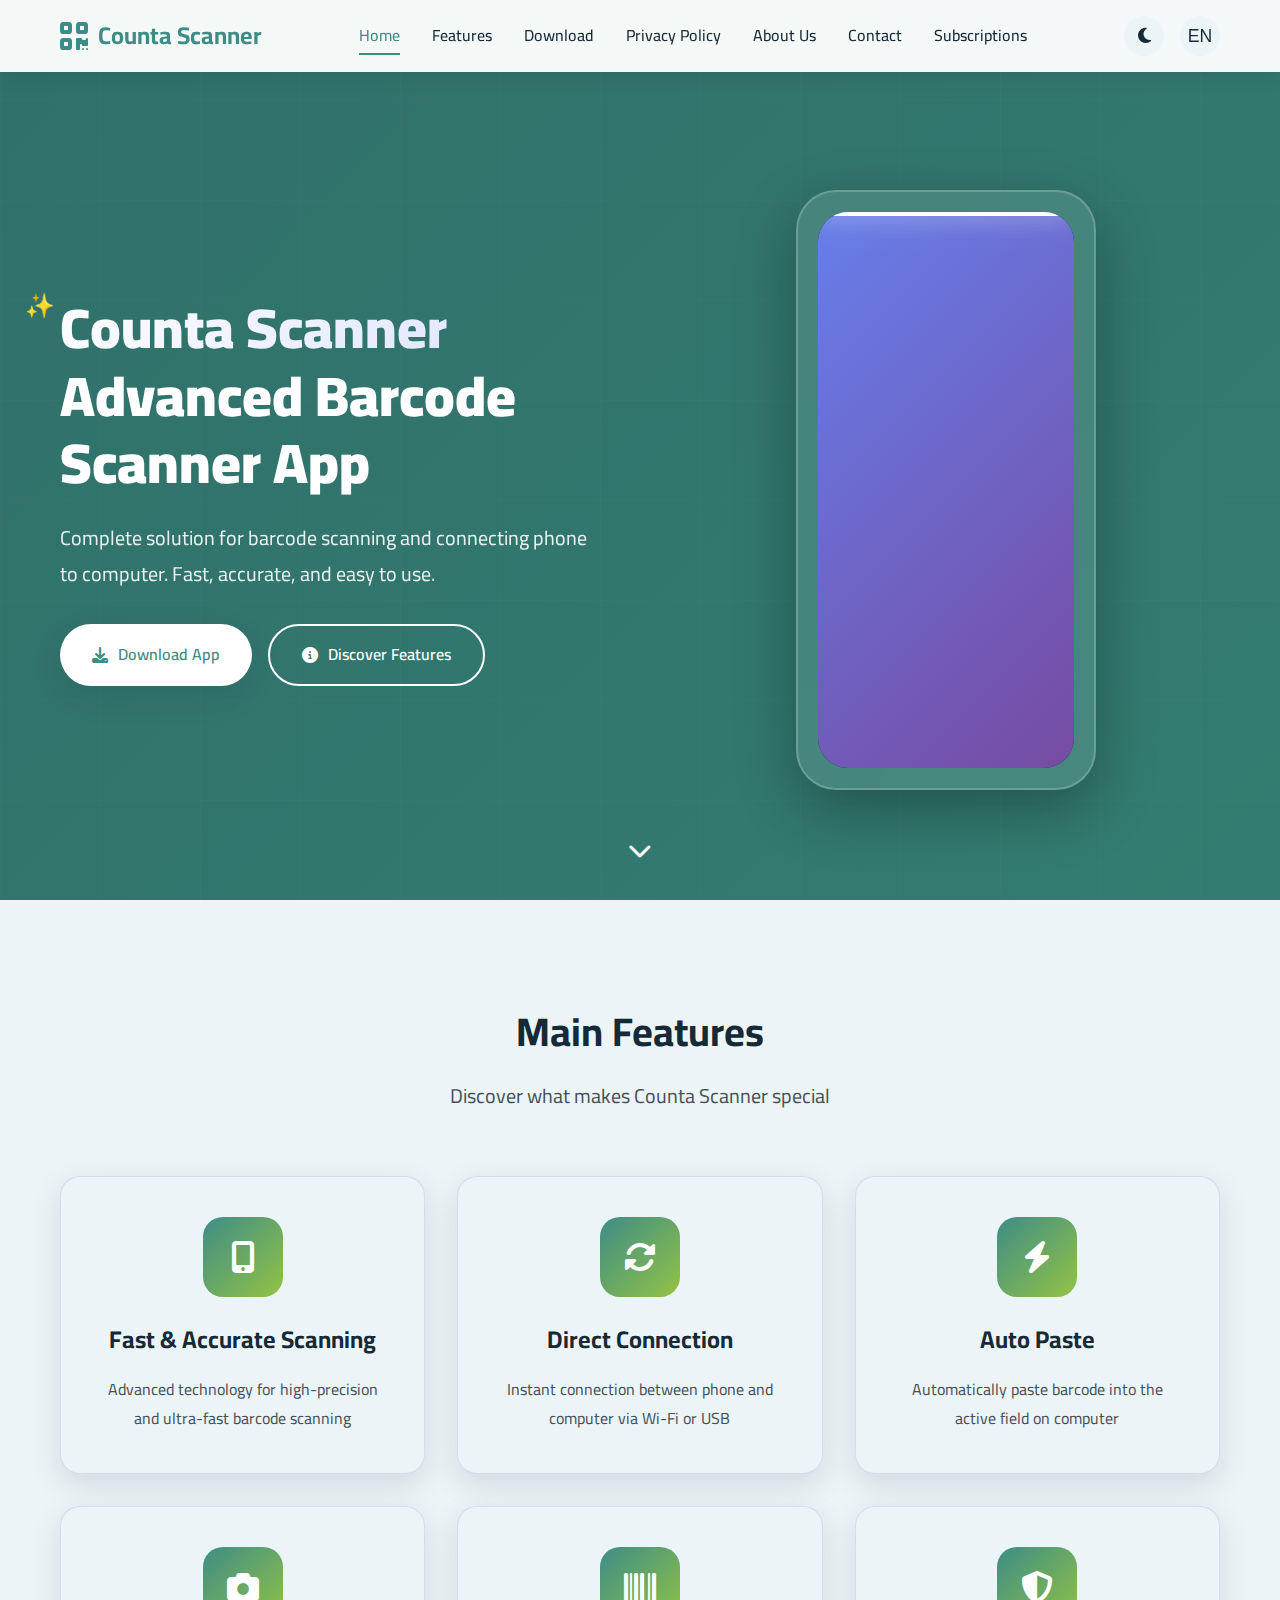
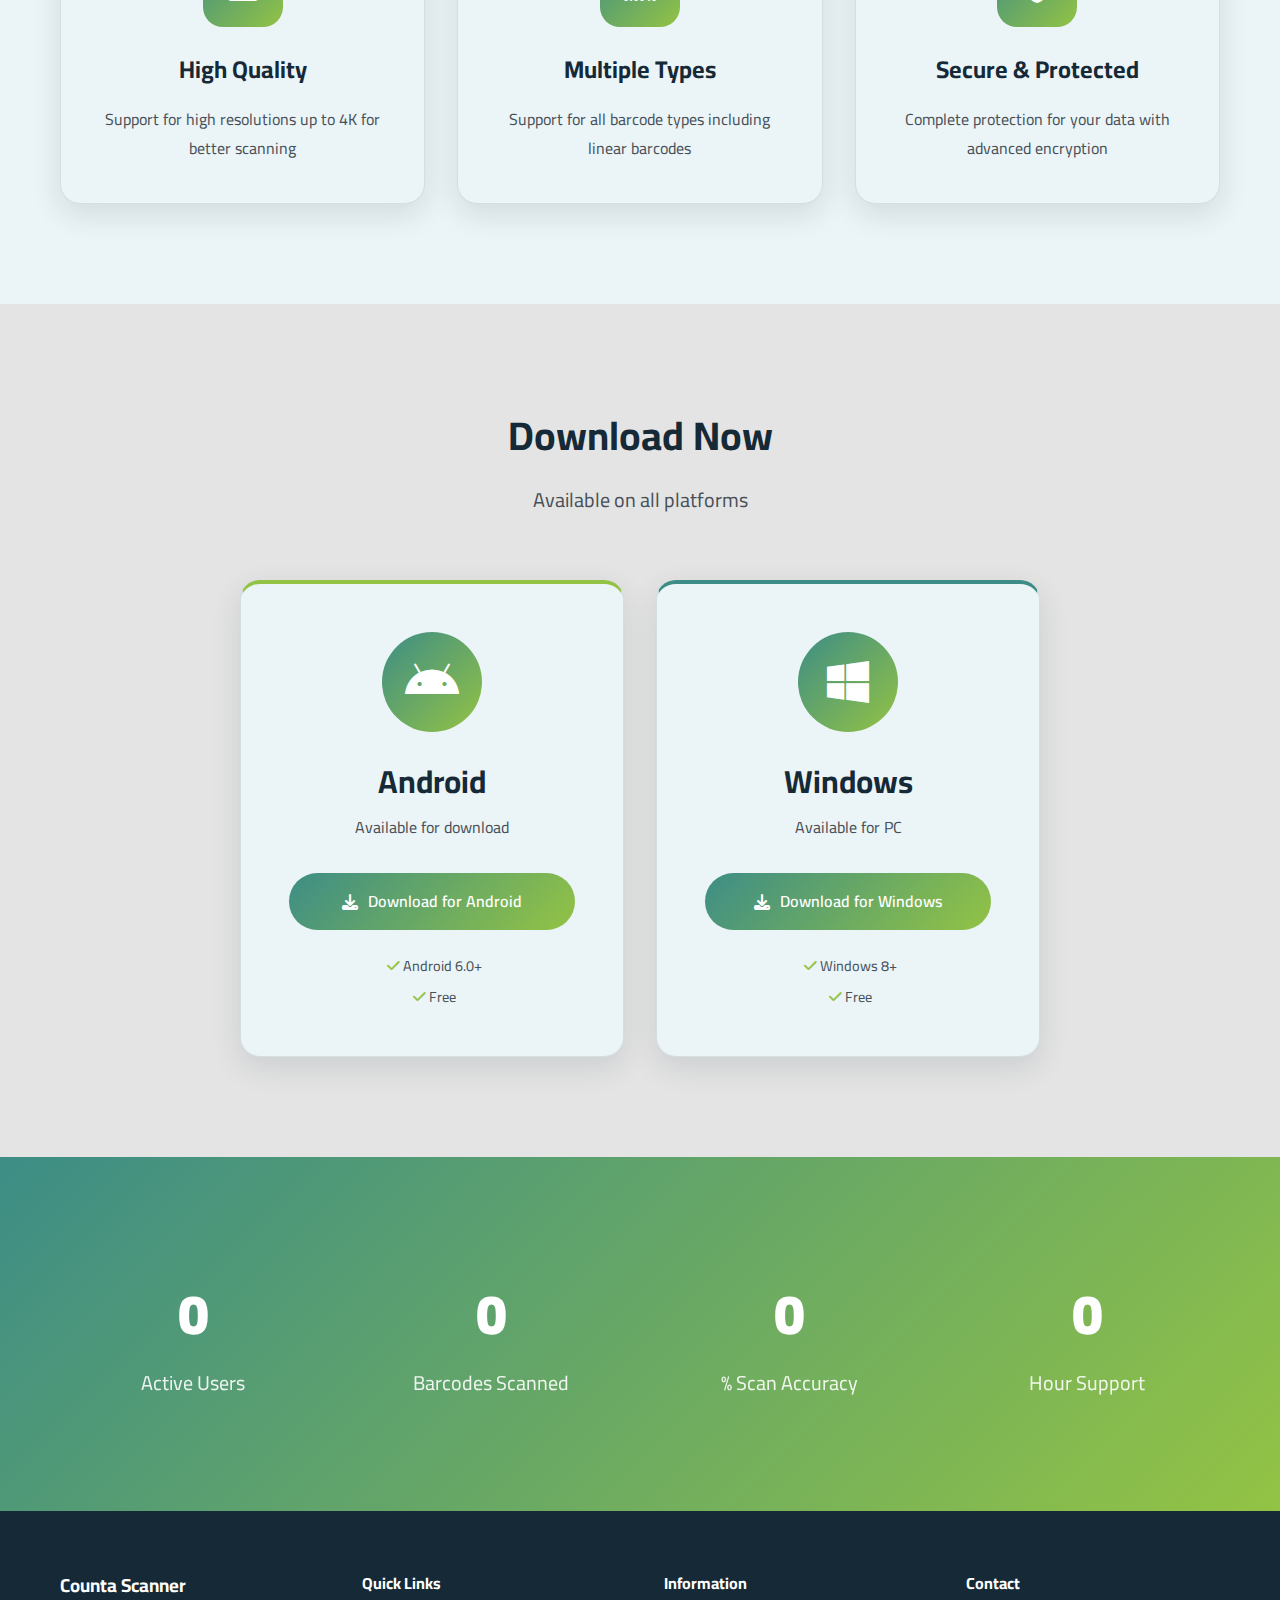
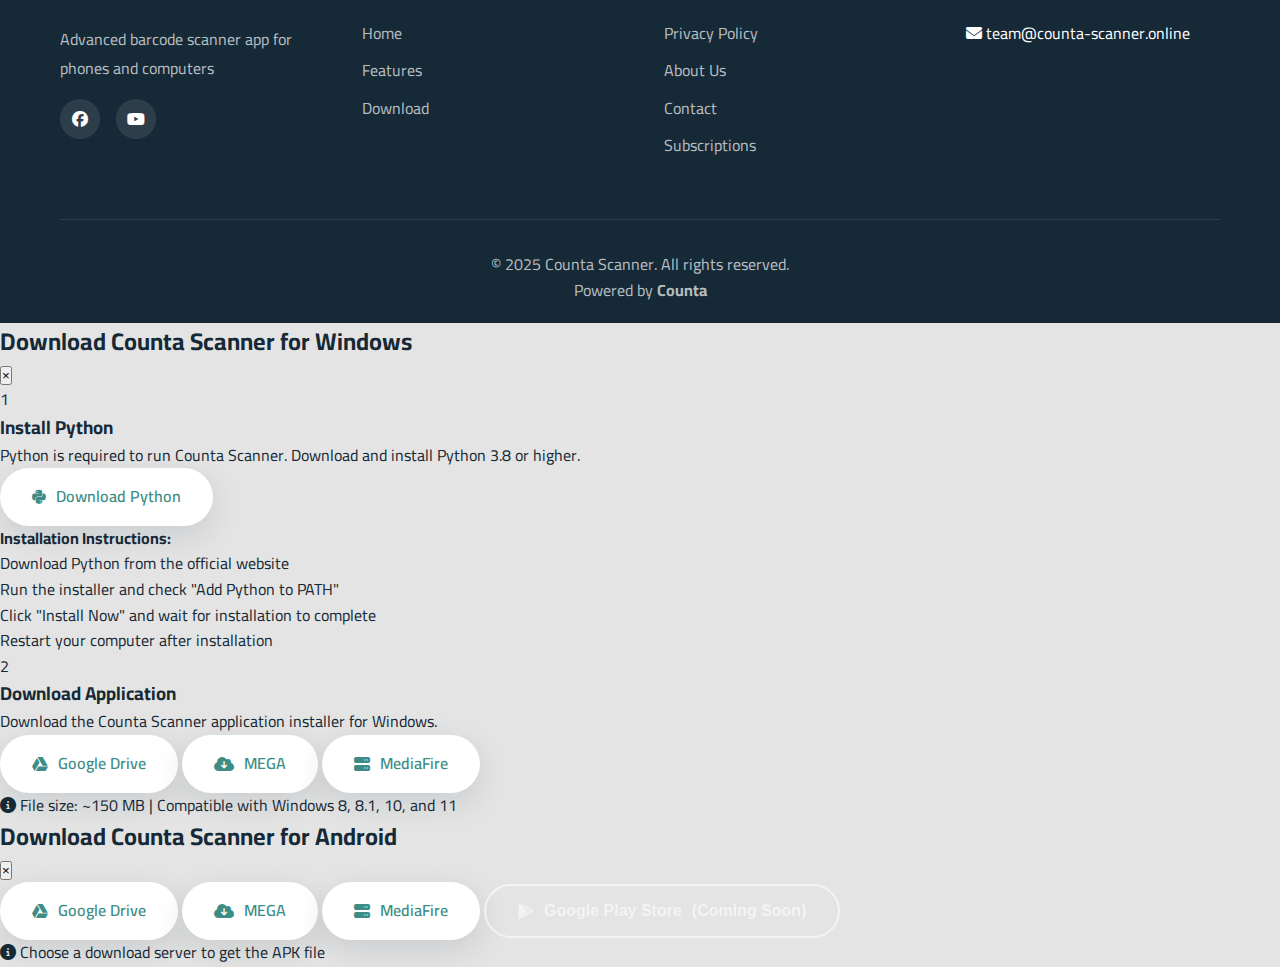
<file: index.html>
<!DOCTYPE html>
<html lang="en" dir="ltr">
<head>
    <meta charset="UTF-8">
    <meta name="viewport" content="width=device-width, initial-scale=1.0">
    <meta name="description" content="Counta Scanner - Advanced barcode scanner app for phones and computers. Fast, accurate barcode scanning with direct connection to PC. Free download for Android and Windows.">
    <meta name="keywords" content="barcode scanner, QR code scanner, barcode reader, QR code reader, mobile barcode scanner, PC barcode scanner, Android barcode app, Windows barcode app, barcode to PC, phone to computer scanner, wireless barcode scanner, USB barcode scanner, free barcode scanner, Counta Scanner, barcode scanning app, QR code app, barcode detection, ML Kit barcode, auto paste barcode, barcode sync">
    <meta name="author" content="Counta Scanner">
    <meta name="robots" content="index, follow">
    <meta name="language" content="English">
    <meta property="og:title" content="Counta Scanner - Advanced Barcode Scanner App">
    <meta property="og:description" content="Complete solution for barcode scanning and connecting phone to computer. Fast, accurate, and easy to use.">
    <meta property="og:type" content="website">
    <meta property="og:url" content="https://counta-scanner.online/">
    <meta property="og:image" content="https://counta-scanner.online/counta-scannerq.jpg">
    <meta property="og:image:width" content="1200">
    <meta property="og:image:height" content="630">
    <meta property="og:site_name" content="Counta Scanner">
    <meta name="twitter:card" content="summary_large_image">
    <meta name="twitter:title" content="Counta Scanner - Advanced Barcode Scanner App">
    <meta name="twitter:description" content="Complete solution for barcode scanning and connecting phone to computer. Fast, accurate, and easy to use.">
    <meta name="twitter:image" content="https://counta-scanner.online/counta-scannerq.jpg">
    <meta name="google-adsense-account" content="ca-pub-6416316182049090">
    <!-- Google Search Console Verification - Add your verification code here -->
    <!-- <meta name="google-site-verification" content="YOUR_VERIFICATION_CODE_HERE" /> -->
    <meta name="theme-color" content="#4A90E2">
    <meta name="msapplication-TileColor" content="#4A90E2">
    <link rel="canonical" href="https://counta-scanner.online/">
    <link rel="alternate" hreflang="en" href="https://counta-scanner.online/">
    <link rel="alternate" hreflang="ar" href="https://counta-scanner.online/?lang=ar">
    <link rel="alternate" hreflang="x-default" href="https://counta-scanner.online/">
    <link rel="icon" type="image/jpeg" href="/counta-scannerq.jpg">
    <link rel="apple-touch-icon" href="/counta-scannerq.jpg">
    <link rel="sitemap" type="application/xml" href="/sitemap.xml">
    <title>Counta Scanner - Advanced Barcode Scanner App</title>
    <script type="application/ld+json">
    [
      {
        "@context": "https://schema.org",
        "@type": "Organization",
        "name": "Counta Scanner",
        "url": "https://counta-scanner.online",
        "logo": "https://counta-scanner.online/counta-scannerq.jpg",
        "description": "Advanced barcode scanner app for phones and computers. Fast, accurate barcode scanning with direct connection to PC.",
        "sameAs": [
          "https://www.facebook.com/share/16Pi2bEjjv/",
          "https://www.youtube.com/@CountaScanner"
        ],
        "contactPoint": {
          "@type": "ContactPoint",
          "email": "team@counta-scanner.online",
          "contactType": "Customer Service",
          "availableLanguage": ["English", "Arabic"]
        }
      },
      {
        "@context": "https://schema.org",
        "@type": "WebSite",
        "name": "Counta Scanner",
        "url": "https://counta-scanner.online",
        "description": "Advanced barcode scanner app for phones and computers",
        "publisher": {
          "@type": "Organization",
          "name": "Counta Scanner",
            "logo": {
              "@type": "ImageObject",
              "url": "https://counta-scanner.online/counta-scannerq.jpg"
            }
        },
        "potentialAction": {
          "@type": "SearchAction",
          "target": {
            "@type": "EntryPoint",
            "urlTemplate": "https://counta-scanner.online/?q={search_term_string}"
          },
          "query-input": "required name=search_term_string"
        }
      },
      {
        "@context": "https://schema.org",
        "@type": "SoftwareApplication",
        "name": "Counta Scanner",
        "applicationCategory": "UtilityApplication",
        "operatingSystem": ["Android", "Windows"],
        "offers": {
          "@type": "Offer",
          "price": "0",
          "priceCurrency": "USD"
        },
        "aggregateRating": {
          "@type": "AggregateRating",
          "ratingValue": "4.8",
          "ratingCount": "1250"
        },
        "description": "Advanced barcode scanner app for phones and computers. Fast, accurate barcode scanning with direct connection to PC via Wi-Fi or USB.",
        "screenshot": "https://counta-scanner.online/counta-scannerq.jpg",
        "softwareVersion": "1.0.0",
        "releaseNotes": "Initial release with advanced barcode scanning features",
        "featureList": [
          "Fast & Accurate Scanning",
          "Direct Connection via Wi-Fi or USB",
          "Auto Paste to Active Field",
          "High Quality up to 4K",
          "Support for Multiple Barcode Types"
        ]
      },
      {
        "@context": "https://schema.org",
        "@type": "BreadcrumbList",
        "itemListElement": [
          {
            "@type": "ListItem",
            "position": 1,
            "name": "Home",
            "item": "https://counta-scanner.online/"
          }
        ]
      }
    ]
    </script>
    <link rel="stylesheet" href="styles.css">
    <link href="https://fonts.googleapis.com/css2?family=Cairo:wght@300;400;600;700;900&display=swap" rel="stylesheet">
    <link rel="stylesheet" href="https://cdnjs.cloudflare.com/ajax/libs/font-awesome/6.4.0/css/all.min.css">
</head>
<body>
    <!-- Navigation -->
    <nav class="navbar" id="navbar">
        <div class="container">
            <div class="nav-content">
                <div class="logo">
                    <i class="fas fa-qrcode"></i>
                    <span>Counta Scanner</span>
                </div>
                <ul class="nav-menu" id="navMenu">
                    <li><a href="#home" class="nav-link active" data-i18n="navHome">Home</a></li>
                    <li><a href="#features" class="nav-link" data-i18n="navFeatures">Features</a></li>
                    <li><a href="#download" class="nav-link" data-i18n="navDownload">Download</a></li>
                    <li><a href="privacy.html" class="nav-link" data-i18n="navPrivacy">Privacy Policy</a></li>
                    <li><a href="about.html" class="nav-link" data-i18n="navAbout">About Us</a></li>
                    <li><a href="contact.html" class="nav-link" data-i18n="navContact">Contact</a></li>
                    <li><a href="subscriptions.html" class="nav-link" data-i18n="navSubscriptions">Subscriptions</a></li>
                </ul>
                <div class="nav-controls">
                    <button class="theme-toggle" id="themeToggle" aria-label="Toggle theme">
                        <i class="fas fa-moon" id="themeIcon"></i>
                    </button>
                    <button class="lang-toggle" id="langToggle" aria-label="Switch language">
                        <span id="langLabel">EN</span>
                    </button>
                </div>
                <div class="hamburger" id="hamburger">
                    <span></span>
                    <span></span>
                    <span></span>
                </div>
            </div>
        </div>
    </nav>

    <!-- Hero Section -->
    <section id="home" class="hero">
        <div class="hero-background">
            <div class="hero-overlay"></div>
        </div>
        <div class="container">
            <div class="hero-content">
                <div class="hero-text">
                    <h1 class="hero-title">
                        <span class="gradient-text">Counta Scanner</span>
                        <br><span data-i18n="heroSubtitle">Advanced Barcode Scanner App</span>
                    </h1>
                    <p class="hero-description" data-i18n="heroDescription">
                        Complete solution for barcode scanning and connecting phone to computer. 
                        Fast, accurate, and easy to use.
                    </p>
                    <div class="hero-buttons">
                        <a href="#download" class="btn btn-primary">
                            <i class="fas fa-download"></i>
                            <span data-i18n="btnDownload">Download App</span>
                        </a>
                        <a href="#features" class="btn btn-secondary">
                            <i class="fas fa-info-circle"></i>
                            <span data-i18n="btnDiscover">Discover Features</span>
                        </a>
                    </div>
                </div>
                <div class="hero-image">
                    <div class="phone-mockup">
                        <div class="phone-screen">
                            <div class="scanner-animation">
                                <div class="scanner-line"></div>
                            </div>
                        </div>
                    </div>
                </div>
            </div>
        </div>
        <div class="scroll-indicator">
            <i class="fas fa-chevron-down"></i>
        </div>
    </section>

    <!-- Features Section -->
    <section id="features" class="features">
        <div class="container">
            <div class="section-header">
                <h2 class="section-title" data-i18n="featuresTitle">Main Features</h2>
                <p class="section-subtitle" data-i18n="featuresSubtitle">Discover what makes Counta Scanner special</p>
            </div>
            <div class="features-grid">
                <div class="feature-card">
                    <div class="feature-icon">
                        <i class="fas fa-mobile-alt"></i>
                    </div>
                    <h3 data-i18n="feature1Title">Fast & Accurate Scanning</h3>
                    <p data-i18n="feature1Desc">Advanced technology for high-precision and ultra-fast barcode scanning</p>
                </div>
                <div class="feature-card">
                    <div class="feature-icon">
                        <i class="fas fa-sync-alt"></i>
                    </div>
                    <h3 data-i18n="feature2Title">Direct Connection</h3>
                    <p data-i18n="feature2Desc">Instant connection between phone and computer via Wi-Fi or USB</p>
                </div>
                <div class="feature-card">
                    <div class="feature-icon">
                        <i class="fas fa-bolt"></i>
                    </div>
                    <h3 data-i18n="feature3Title">Auto Paste</h3>
                    <p data-i18n="feature3Desc">Automatically paste barcode into the active field on computer</p>
                </div>
                <div class="feature-card">
                    <div class="feature-icon">
                        <i class="fas fa-camera"></i>
                    </div>
                    <h3 data-i18n="feature4Title">High Quality</h3>
                    <p data-i18n="feature4Desc">Support for high resolutions up to 4K for better scanning</p>
                </div>
                <div class="feature-card">
                    <div class="feature-icon">
                        <i class="fas fa-barcode"></i>
                    </div>
                    <h3 data-i18n="feature5Title">Multiple Types</h3>
                    <p data-i18n="feature5Desc">Support for all barcode types including linear barcodes</p>
                </div>
                <div class="feature-card">
                    <div class="feature-icon">
                        <i class="fas fa-shield-alt"></i>
                    </div>
                    <h3 data-i18n="feature6Title">Secure & Protected</h3>
                    <p data-i18n="feature6Desc">Complete protection for your data with advanced encryption</p>
                </div>
            </div>
        </div>
    </section>

    <!-- Download Section -->
    <section id="download" class="download">
        <div class="container">
            <div class="section-header">
                <h2 class="section-title" data-i18n="downloadTitle">Download Now</h2>
                <p class="section-subtitle" data-i18n="downloadSubtitle">Available on all platforms</p>
            </div>
            <div class="download-cards">
                <div class="download-card android">
                    <div class="download-icon">
                        <i class="fab fa-android"></i>
                    </div>
                    <h3>Android</h3>
                    <p data-i18n="androidDesc">Available for download</p>
                    <a href="#" class="btn btn-download" id="androidDownload">
                        <i class="fas fa-download"></i>
                        <span data-i18n="downloadAndroid">Download for Android</span>
                    </a>
                    <div class="download-info">
                        <span><i class="fas fa-check"></i> Android 6.0+</span>
                        <span><i class="fas fa-check"></i> <span data-i18n="free">Free</span></span>
                    </div>
                </div>
                <div class="download-card windows">
                    <div class="download-icon">
                        <i class="fab fa-windows"></i>
                    </div>
                    <h3>Windows</h3>
                    <p data-i18n="windowsDesc">Available for PC</p>
                    <a href="#" class="btn btn-download" id="windowsDownload">
                        <i class="fas fa-download"></i>
                        <span data-i18n="downloadWindows">Download for Windows</span>
                    </a>
                    <div class="download-info">
                        <span><i class="fas fa-check"></i> Windows 8+</span>
                        <span><i class="fas fa-check"></i> <span data-i18n="free">Free</span></span>
                    </div>
                </div>
            </div>
        </div>
    </section>

    <!-- Stats Section -->
    <section class="stats">
        <div class="container">
            <div class="stats-grid">
                <div class="stat-item">
                    <div class="stat-number" data-target="10000">0</div>
                    <div class="stat-label" data-i18n="stat1">Active Users</div>
                </div>
                <div class="stat-item">
                    <div class="stat-number" data-target="500000">0</div>
                    <div class="stat-label" data-i18n="stat2">Barcodes Scanned</div>
                </div>
                <div class="stat-item">
                    <div class="stat-number" data-target="99">0</div>
                    <div class="stat-label" data-i18n="stat3">% Scan Accuracy</div>
                </div>
                <div class="stat-item">
                    <div class="stat-number" data-target="24">0</div>
                    <div class="stat-label" data-i18n="stat4">Hour Support</div>
                </div>
            </div>
        </div>
    </section>

    <!-- Footer -->
    <footer class="footer">
        <div class="container">
            <div class="footer-content">
                <div class="footer-section">
                    <h3>Counta Scanner</h3>
                    <p data-i18n="footerDesc">Advanced barcode scanner app for phones and computers</p>
                    <div class="social-links">
                        <a href="https://www.facebook.com/share/16Pi2bEjjv/" target="_blank" class="social-link"><i class="fab fa-facebook"></i></a>
                        <a href="https://www.youtube.com/@CountaScanner" target="_blank" class="social-link"><i class="fab fa-youtube"></i></a>
                    </div>
                </div>
                <div class="footer-section">
                    <h4 data-i18n="footerQuickLinks">Quick Links</h4>
                    <ul>
                        <li><a href="#home" data-i18n="navHome">Home</a></li>
                        <li><a href="#features" data-i18n="navFeatures">Features</a></li>
                        <li><a href="#download" data-i18n="navDownload">Download</a></li>
                    </ul>
                </div>
                <div class="footer-section">
                    <h4 data-i18n="footerInfo">Information</h4>
                    <ul>
                        <li><a href="privacy.html" data-i18n="navPrivacy">Privacy Policy</a></li>
                        <li><a href="about.html" data-i18n="navAbout">About Us</a></li>
                        <li><a href="contact.html" data-i18n="navContact">Contact</a></li>
                        <li><a href="subscriptions.html" data-i18n="navSubscriptions">Subscriptions</a></li>
                    </ul>
                </div>
                <div class="footer-section">
                    <h4 data-i18n="footerContact">Contact</h4>
                    <ul>
                        <li><i class="fas fa-envelope"></i> team@counta-scanner.online</li>
                    </ul>
                </div>
            </div>
            <div class="footer-bottom">
                <p>&copy; 2025 Counta Scanner. <span data-i18n="footerRights">All rights reserved.</span></p>
                <p><span data-i18n="footerDev">Powered by</span> <strong>Counta</strong></p>
            </div>
        </div>
    </footer>

    <!-- Windows Download Modal -->
    <div id="windowsDownloadModal" class="modal">
        <div class="modal-content">
            <div class="modal-header">
                <h2 data-i18n="windowsDownloadTitle">Download Counta Scanner for Windows</h2>
                <button class="modal-close" id="closeModal">&times;</button>
            </div>
            <div class="modal-body">
                <div class="download-steps">
                    <!-- Step 1: Python -->
                    <div class="download-step">
                        <div class="step-header">
                            <div class="step-number">1</div>
                            <h3 data-i18n="step1Title">Install Python</h3>
                        </div>
                        <div class="step-content">
                            <p data-i18n="step1Desc">Python is required to run Counta Scanner. Download and install Python 3.8 or higher.</p>
                            <div class="step-actions">
                                <a href="https://www.python.org/ftp/python/3.14.0/python-3.14.0-amd64.exe" target="_blank" class="btn btn-primary" download="python-3.14.0-amd64.exe">
                                    <i class="fab fa-python"></i>
                                    <span data-i18n="downloadPython">Download Python</span>
                                </a>
                            </div>
                            <div class="step-instructions">
                                <h4 data-i18n="installationInstructions">Installation Instructions:</h4>
                                <ol>
                                    <li data-i18n="pythonStep1">Download Python from the official website</li>
                                    <li data-i18n="pythonStep2">Run the installer and check "Add Python to PATH"</li>
                                    <li data-i18n="pythonStep3">Click "Install Now" and wait for installation to complete</li>
                                    <li data-i18n="pythonStep4">Restart your computer after installation</li>
                                </ol>
                            </div>
                        </div>
                    </div>

                    <!-- Step 2: Application -->
                    <div class="download-step">
                        <div class="step-header">
                            <div class="step-number">2</div>
                            <h3 data-i18n="step2Title">Download Application</h3>
                        </div>
                            <div class="step-content">
                                <p data-i18n="step2Desc">Download the Counta Scanner application installer for Windows.</p>
                                <div class="step-actions">
                                    <div class="download-servers">
                                        <a href="https://drive.google.com/uc?export=download&id=1xl4zqpXbv5ynCD_V2uX6abBMqJ3P_6C9" target="_blank" class="btn btn-primary" id="downloadAppBtn">
                                            <i class="fab fa-google-drive"></i>
                                            <span data-i18n="downloadDrive">Google Drive</span>
                                        </a>
                                        <a href="https://mega.nz/file/YAxV0KBR#D3R8CJ-G2aTe42JCCqQwCREI12AuTxEZZyx2S_MX3VY" target="_blank" class="btn btn-primary" id="downloadAppMegaBtn">
                                            <i class="fas fa-cloud-download-alt"></i>
                                            <span data-i18n="downloadMega">MEGA</span>
                                        </a>
                                        <a href="https://www.mediafire.com/file/qrrpgx63b7hv04e/counta-scanner-windows.zip/file" target="_blank" class="btn btn-primary" id="downloadAppMediaFireBtn">
                                            <i class="fas fa-server"></i>
                                            <span data-i18n="downloadMediaFire">MediaFire</span>
                                        </a>
                                    </div>
                                </div>
                                <div class="step-info">
                                    <p><i class="fas fa-info-circle"></i> <span data-i18n="appInfo">File size: ~150 MB | Compatible with Windows 8, 8.1, 10, and 11</span></p>
                                </div>
                            </div>
                    </div>

                </div>
            </div>
        </div>
    </div>

    <!-- Android Download Modal -->
    <div id="androidDownloadModal" class="modal">
        <div class="modal-content">
            <div class="modal-header">
                <h2 data-i18n="androidDownloadTitle">Download Counta Scanner for Android</h2>
                <button class="modal-close" id="closeAndroidModal">&times;</button>
            </div>
            <div class="modal-body">
                <div class="download-servers-modal">
                    <a href="https://drive.google.com/uc?export=download&id=15wG8cCTbtLJJfZL5Yh3PemXXgaHE0bob" target="_blank" class="btn btn-primary server-btn">
                        <i class="fab fa-google-drive"></i>
                        <span data-i18n="downloadDrive">Google Drive</span>
                    </a>
                    <a href="https://mega.nz/file/NdpABb5T#CHwP_AHN44bWCu60wZEXvJQD3wyJ-gsRLXD8ug7qtIw" target="_blank" class="btn btn-primary server-btn">
                        <i class="fas fa-cloud-download-alt"></i>
                        <span data-i18n="downloadMega">MEGA</span>
                    </a>
                    <a href="https://www.mediafire.com/file/96g84ruc31ehkdf/counta-scanner.apk/file" target="_blank" class="btn btn-primary server-btn">
                        <i class="fas fa-server"></i>
                        <span data-i18n="downloadMediaFire">MediaFire</span>
                    </a>
                    <button class="btn btn-secondary server-btn" disabled>
                        <i class="fab fa-google-play"></i>
                        <span data-i18n="downloadPlayStore">Google Play Store</span>
                        <span class="coming-soon" data-i18n="comingSoon">(Coming Soon)</span>
                    </button>
                </div>
                <div class="download-info-modal">
                    <p><i class="fas fa-info-circle"></i> <span data-i18n="androidInfo">Choose a download server to get the APK file</span></p>
                </div>
            </div>
        </div>
    </div>

    <script src="script.js"></script>
</body>
</html>
</file>
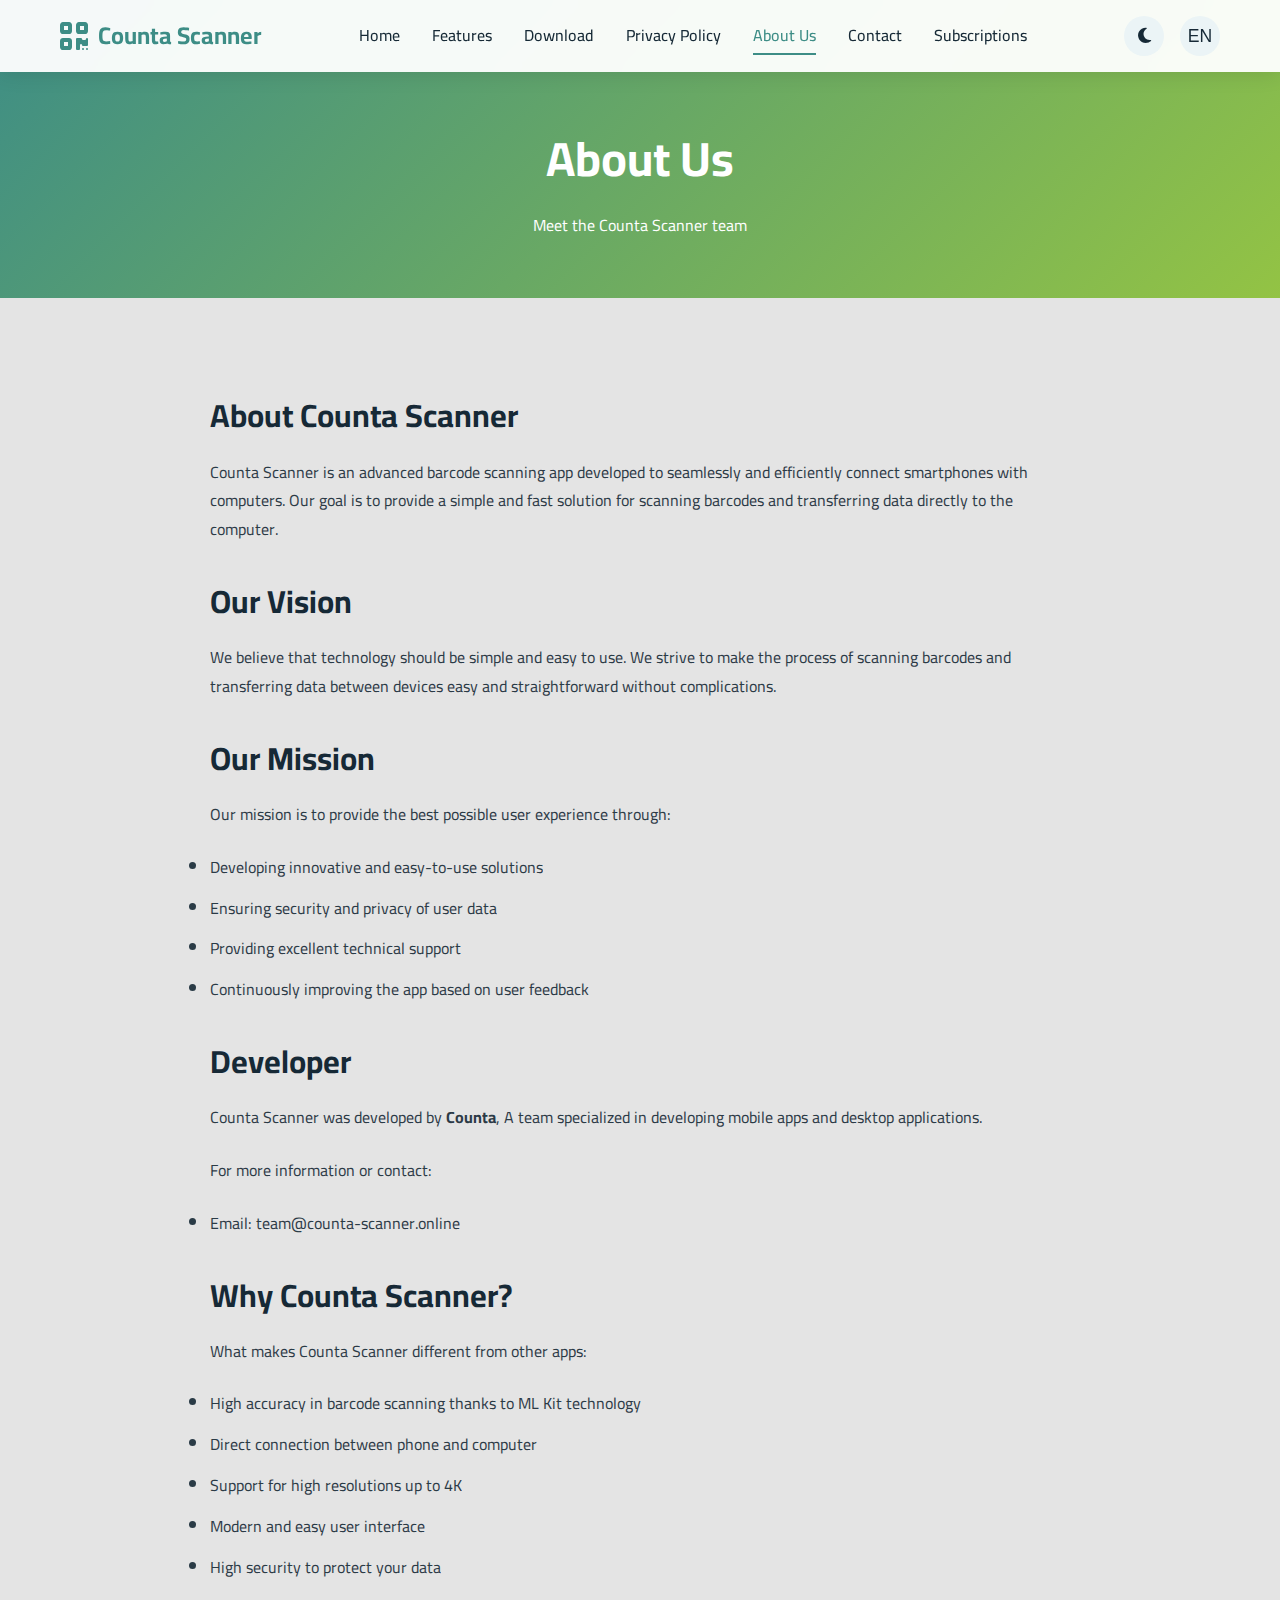
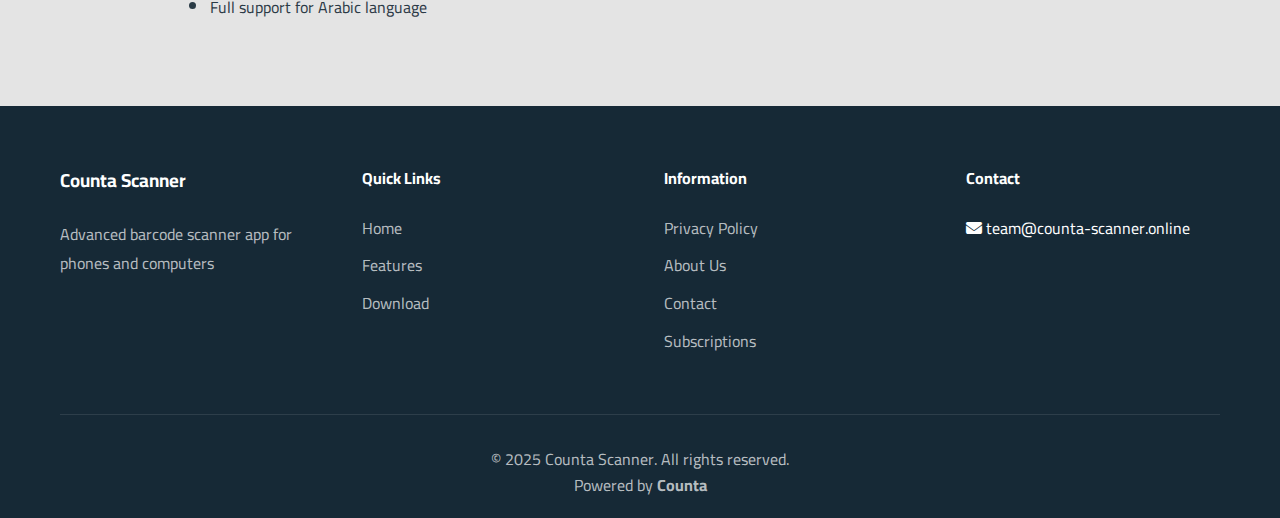
<file: about.html>
<!DOCTYPE html>
<html lang="en" dir="ltr">
<head>
    <meta charset="UTF-8">
    <meta name="viewport" content="width=device-width, initial-scale=1.0">
    <meta name="description" content="About Counta Scanner - Learn about our team, mission, and vision for the advanced barcode scanner app.">
    <meta name="keywords" content="Counta Scanner about, barcode scanner app developer, Counta team, barcode scanner company, Counta Scanner information">
    <meta name="robots" content="index, follow">
    <meta property="og:title" content="About Us - Counta Scanner">
    <meta property="og:description" content="About Counta Scanner - Learn about our team, mission, and vision for the advanced barcode scanner app.">
    <meta property="og:type" content="website">
    <meta property="og:url" content="https://counta-scanner.online/about.html">
    <meta property="og:image" content="https://counta-scanner.online/counta-scannerq.jpg">
    <meta property="og:site_name" content="Counta Scanner">
    <meta name="twitter:card" content="summary_large_image">
    <meta name="twitter:title" content="About Us - Counta Scanner">
    <meta name="twitter:image" content="https://counta-scanner.online/counta-scannerq.jpg">
    <meta name="google-adsense-account" content="ca-pub-6416316182049090">
    <meta name="theme-color" content="#4A90E2">
    <link rel="canonical" href="https://counta-scanner.online/about.html">
    <link rel="alternate" hreflang="en" href="https://counta-scanner.online/about.html">
    <link rel="alternate" hreflang="ar" href="https://counta-scanner.online/about.html?lang=ar">
    <link rel="alternate" hreflang="x-default" href="https://counta-scanner.online/about.html">
    <link rel="icon" type="image/jpeg" href="/counta-scannerq.jpg">
    <link rel="apple-touch-icon" href="/counta-scannerq.jpg">
    <title>About Us - Counta Scanner</title>
    <script type="application/ld+json">
    {
      "@context": "https://schema.org",
      "@type": "AboutPage",
      "name": "About Us - Counta Scanner",
      "description": "About Counta Scanner - Learn about our team, mission, and vision for the advanced barcode scanner app.",
      "url": "https://counta-scanner.online/about.html",
      "breadcrumb": {
        "@type": "BreadcrumbList",
        "itemListElement": [
          {
            "@type": "ListItem",
            "position": 1,
            "name": "Home",
            "item": "https://counta-scanner.online/"
          },
          {
            "@type": "ListItem",
            "position": 2,
            "name": "About Us",
            "item": "https://counta-scanner.online/about.html"
          }
        ]
      },
      "publisher": {
        "@type": "Organization",
        "name": "Counta Scanner",
        "logo": {
          "@type": "ImageObject",
          "url": "https://counta-scanner.online/counta-scannerq.jpg"
        }
      }
    }
    </script>
    <link rel="stylesheet" href="styles.css">
    <link href="https://fonts.googleapis.com/css2?family=Cairo:wght@300;400;600;700;900&display=swap" rel="stylesheet">
    <link rel="stylesheet" href="https://cdnjs.cloudflare.com/ajax/libs/font-awesome/6.4.0/css/all.min.css">
</head>
<body>
    <!-- Navigation -->
    <nav class="navbar" id="navbar">
        <div class="container">
            <div class="nav-content">
                <div class="logo">
                    <i class="fas fa-qrcode"></i>
                    <a href="index.html" style="text-decoration: none; color: inherit;">
                        <span>Counta Scanner</span>
                    </a>
                </div>
                <ul class="nav-menu" id="navMenu">
                    <li><a href="index.html#home" class="nav-link" data-i18n="navHome">Home</a></li>
                    <li><a href="index.html#features" class="nav-link" data-i18n="navFeatures">Features</a></li>
                    <li><a href="index.html#download" class="nav-link" data-i18n="navDownload">Download</a></li>
                    <li><a href="privacy.html" class="nav-link" data-i18n="navPrivacy">Privacy Policy</a></li>
                    <li><a href="about.html" class="nav-link active" data-i18n="navAbout">About Us</a></li>
                    <li><a href="contact.html" class="nav-link" data-i18n="navContact">Contact</a></li>
                    <li><a href="subscriptions.html" class="nav-link" data-i18n="navSubscriptions">Subscriptions</a></li>
                </ul>
                <div class="nav-controls">
                    <button class="theme-toggle" id="themeToggle" aria-label="Toggle theme">
                        <i class="fas fa-moon" id="themeIcon"></i>
                    </button>
                    <button class="lang-toggle" id="langToggle" aria-label="Switch language">
                        <span id="langLabel">EN</span>
                    </button>
                </div>
                <div class="hamburger" id="hamburger">
                    <span></span>
                    <span></span>
                    <span></span>
                </div>
            </div>
        </div>
    </nav>

    <!-- Page Header -->
    <div class="page-header">
        <div class="container">
            <h1 data-i18n="aboutTitle">About Us</h1>
            <p data-i18n="aboutSubtitle">Meet the Counta Scanner team</p>
        </div>
    </div>

    <!-- Page Content -->
    <div class="page-content">
        <div class="container">
            <h2 data-i18n="aboutIntro">About Counta Scanner</h2>
            <p data-i18n="aboutIntroText">
                Counta Scanner is an advanced barcode scanning app developed to seamlessly and efficiently connect smartphones with computers. 
                Our goal is to provide a simple and fast solution for scanning barcodes and transferring data directly to the computer.
            </p>

            <h2 data-i18n="aboutVision">Our Vision</h2>
            <p data-i18n="aboutVisionText">
                We believe that technology should be simple and easy to use. We strive to make the process of scanning barcodes and transferring data 
                between devices easy and straightforward without complications.
            </p>

            <h2 data-i18n="aboutMission">Our Mission</h2>
            <p data-i18n="aboutMissionText">
                Our mission is to provide the best possible user experience through:
            </p>
            <ul>
                <li data-i18n="aboutInnovative">Developing innovative and easy-to-use solutions</li>
                <li data-i18n="aboutSecurity">Ensuring security and privacy of user data</li>
                <li data-i18n="aboutSupport">Providing excellent technical support</li>
                <li data-i18n="aboutImprove">Continuously improving the app based on user feedback</li>
            </ul>

            <h2 data-i18n="aboutDeveloper">Developer</h2>
            <p>
                <span data-i18n="aboutDeveloperText">Counta Scanner was developed by</span> <strong data-i18n="aboutDeveloperName">Counta</strong>, <span data-i18n="aboutDeveloperDesc">A team specialized in developing mobile apps and desktop applications.</span>
            </p>
            <p data-i18n="aboutMoreInfo">
                For more information or contact:
            </p>
            <ul>
                <li><span data-i18n="aboutEmail">Email:</span> team@counta-scanner.online</li>
            </ul>

            <h2 data-i18n="aboutWhy">Why Counta Scanner?</h2>
            <p data-i18n="aboutWhyText">
                What makes Counta Scanner different from other apps:
            </p>
            <ul>
                <li data-i18n="aboutWhy1">High accuracy in barcode scanning thanks to ML Kit technology</li>
                <li data-i18n="aboutWhy2">Direct connection between phone and computer</li>
                <li data-i18n="aboutWhy3">Support for high resolutions up to 4K</li>
                <li data-i18n="aboutWhy4">Modern and easy user interface</li>
                <li data-i18n="aboutWhy5">High security to protect your data</li>
                <li data-i18n="aboutWhy6">Full support for Arabic language</li>
            </ul>
        </div>
    </div>

    <!-- Footer -->
    <footer class="footer">
        <div class="container">
            <div class="footer-content">
                <div class="footer-section">
                    <h3>Counta Scanner</h3>
                    <p data-i18n="footerDesc">Advanced barcode scanner app for phones and computers</p>
                </div>
                <div class="footer-section">
                    <h4 data-i18n="footerQuickLinks">Quick Links</h4>
                    <ul>
                        <li><a href="index.html" data-i18n="navHome">Home</a></li>
                        <li><a href="index.html#features" data-i18n="navFeatures">Features</a></li>
                        <li><a href="index.html#download" data-i18n="navDownload">Download</a></li>
                    </ul>
                </div>
                <div class="footer-section">
                    <h4 data-i18n="footerInfo">Information</h4>
                    <ul>
                        <li><a href="privacy.html" data-i18n="navPrivacy">Privacy Policy</a></li>
                        <li><a href="about.html" data-i18n="navAbout">About Us</a></li>
                        <li><a href="contact.html" data-i18n="navContact">Contact</a></li>
                        <li><a href="subscriptions.html" data-i18n="navSubscriptions">Subscriptions</a></li>
                    </ul>
                </div>
                <div class="footer-section">
                    <h4 data-i18n="footerContact">Contact</h4>
                    <ul>
                        <li><i class="fas fa-envelope"></i> team@counta-scanner.online</li>
                    </ul>
                </div>
            </div>
            <div class="footer-bottom">
                <p>&copy; 2025 Counta Scanner. <span data-i18n="footerRights">All rights reserved.</span></p>
                <p><span data-i18n="footerDev">Powered by</span> <strong>Counta</strong></p>
            </div>
        </div>
    </footer>

    <script src="script.js"></script>
</body>
</html>
</file>
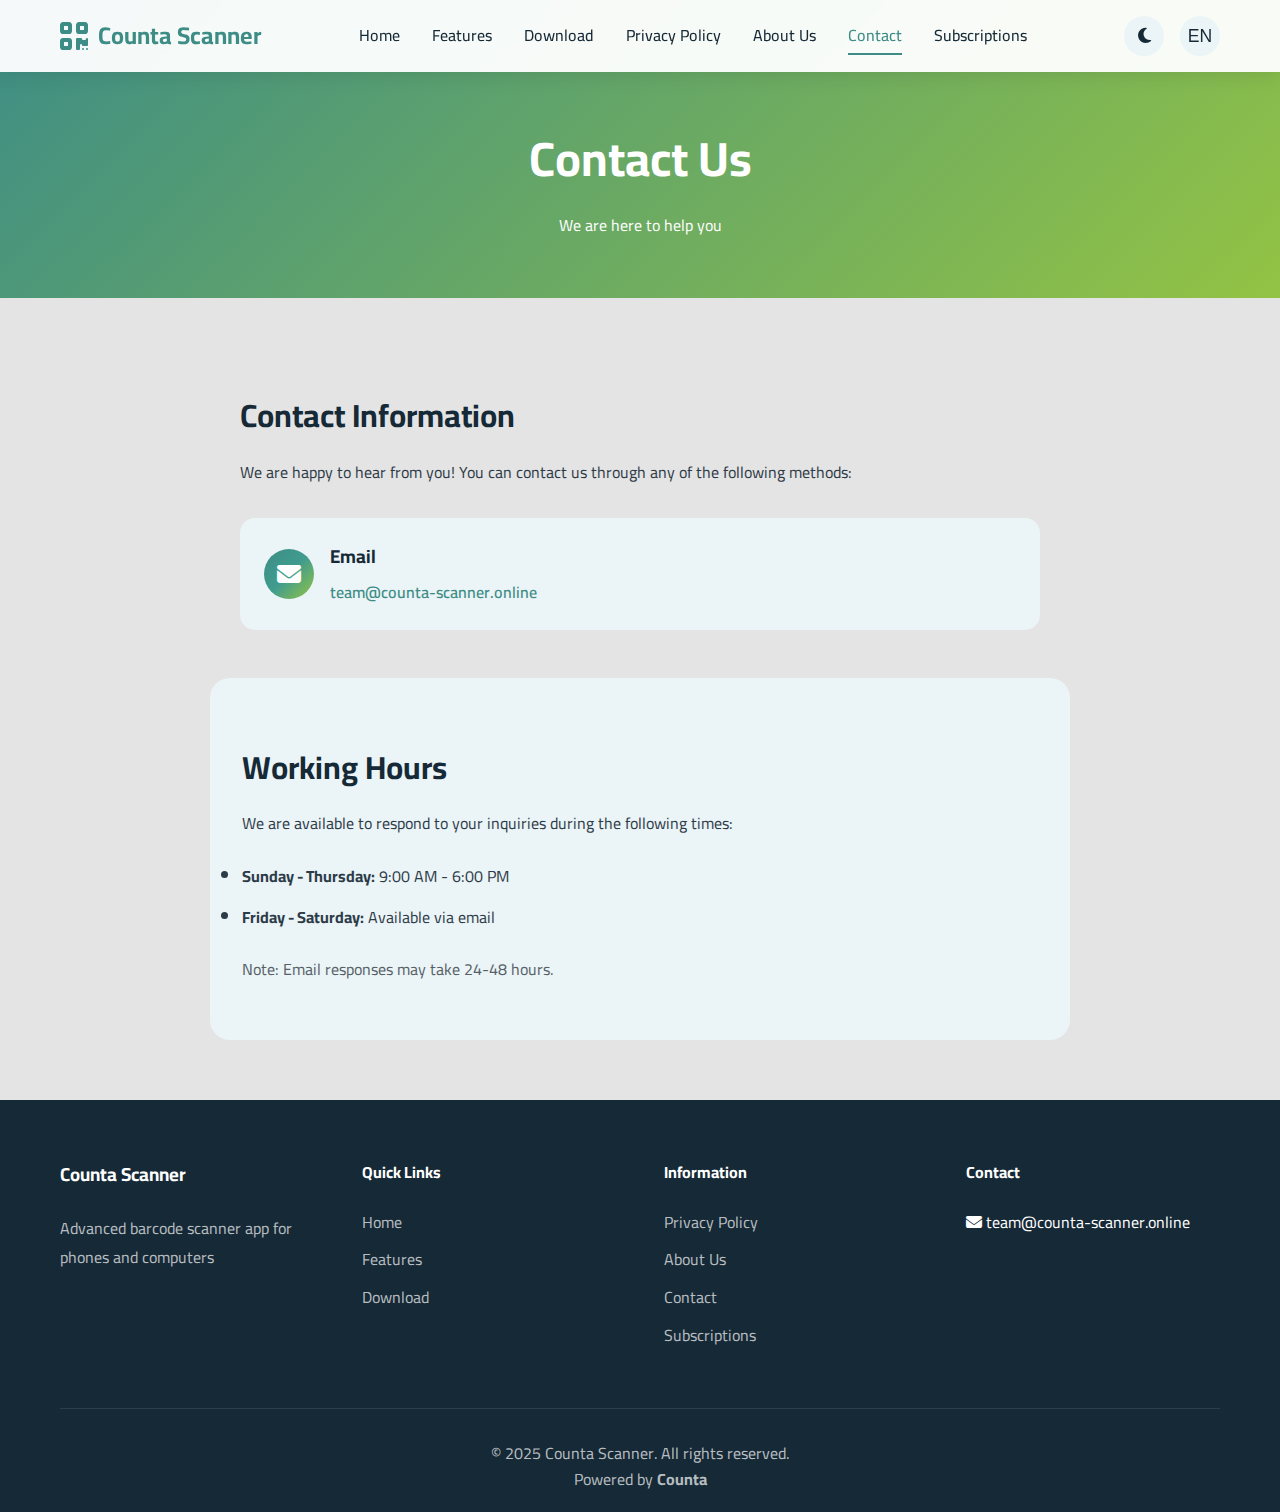
<file: contact.html>
<!DOCTYPE html>
<html lang="en" dir="ltr">
<head>
    <meta charset="UTF-8">
    <meta name="viewport" content="width=device-width, initial-scale=1.0">
    <meta name="description" content="Contact Counta Scanner - Get in touch with our team for support, questions, or feedback about our barcode scanner app.">
    <meta name="keywords" content="Counta Scanner contact, barcode scanner support, Counta Scanner help, contact Counta team, barcode app support">
    <meta name="robots" content="index, follow">
    <meta property="og:title" content="Contact Us - Counta Scanner">
    <meta property="og:description" content="Contact Counta Scanner - Get in touch with our team for support, questions, or feedback about our barcode scanner app.">
    <meta property="og:type" content="website">
    <meta property="og:url" content="https://counta-scanner.online/contact.html">
    <meta property="og:image" content="https://counta-scanner.online/counta-scannerq.jpg">
    <meta property="og:site_name" content="Counta Scanner">
    <meta name="twitter:card" content="summary_large_image">
    <meta name="twitter:title" content="Contact Us - Counta Scanner">
    <meta name="twitter:image" content="https://counta-scanner.online/counta-scannerq.jpg">
    <meta name="google-adsense-account" content="ca-pub-6416316182049090">
    <meta name="theme-color" content="#4A90E2">
    <link rel="canonical" href="https://counta-scanner.online/contact.html">
    <link rel="alternate" hreflang="en" href="https://counta-scanner.online/contact.html">
    <link rel="alternate" hreflang="ar" href="https://counta-scanner.online/contact.html?lang=ar">
    <link rel="alternate" hreflang="x-default" href="https://counta-scanner.online/contact.html">
    <link rel="icon" type="image/jpeg" href="/counta-scannerq.jpg">
    <link rel="apple-touch-icon" href="/counta-scannerq.jpg">
    <title>Contact Us - Counta Scanner</title>
    <script type="application/ld+json">
    {
      "@context": "https://schema.org",
      "@type": "ContactPage",
      "name": "Contact Us - Counta Scanner",
      "description": "Contact Counta Scanner - Get in touch with our team for support, questions, or feedback about our barcode scanner app.",
      "url": "https://counta-scanner.online/contact.html",
      "breadcrumb": {
        "@type": "BreadcrumbList",
        "itemListElement": [
          {
            "@type": "ListItem",
            "position": 1,
            "name": "Home",
            "item": "https://counta-scanner.online/"
          },
          {
            "@type": "ListItem",
            "position": 2,
            "name": "Contact Us",
            "item": "https://counta-scanner.online/contact.html"
          }
        ]
      },
      "mainEntity": {
        "@type": "Organization",
        "name": "Counta Scanner",
        "email": "team@counta-scanner.online",
        "contactType": "Customer Service",
        "sameAs": [
          "https://www.facebook.com/share/16Pi2bEjjv/",
          "https://www.youtube.com/@CountaScanner"
        ]
      }
    }
    </script>
    <link rel="stylesheet" href="styles.css">
    <link href="https://fonts.googleapis.com/css2?family=Cairo:wght@300;400;600;700;900&display=swap" rel="stylesheet">
    <link rel="stylesheet" href="https://cdnjs.cloudflare.com/ajax/libs/font-awesome/6.4.0/css/all.min.css">
</head>
<body>
    <!-- Navigation -->
    <nav class="navbar" id="navbar">
        <div class="container">
            <div class="nav-content">
                <div class="logo">
                    <i class="fas fa-qrcode"></i>
                    <a href="index.html" style="text-decoration: none; color: inherit;">
                        <span>Counta Scanner</span>
                    </a>
                </div>
                <ul class="nav-menu" id="navMenu">
                    <li><a href="index.html#home" class="nav-link" data-i18n="navHome">Home</a></li>
                    <li><a href="index.html#features" class="nav-link" data-i18n="navFeatures">Features</a></li>
                    <li><a href="index.html#download" class="nav-link" data-i18n="navDownload">Download</a></li>
                    <li><a href="privacy.html" class="nav-link" data-i18n="navPrivacy">Privacy Policy</a></li>
                    <li><a href="about.html" class="nav-link" data-i18n="navAbout">About Us</a></li>
                    <li><a href="contact.html" class="nav-link active" data-i18n="navContact">Contact</a></li>
                    <li><a href="subscriptions.html" class="nav-link" data-i18n="navSubscriptions">Subscriptions</a></li>
                </ul>
                <div class="nav-controls">
                    <button class="theme-toggle" id="themeToggle" aria-label="Toggle theme">
                        <i class="fas fa-moon" id="themeIcon"></i>
                    </button>
                    <button class="lang-toggle" id="langToggle" aria-label="Switch language">
                        <span id="langLabel">EN</span>
                    </button>
                </div>
                <div class="hamburger" id="hamburger">
                    <span></span>
                    <span></span>
                    <span></span>
                </div>
            </div>
        </div>
    </nav>

    <!-- Page Header -->
    <div class="page-header">
        <div class="container">
            <h1 data-i18n="contactTitle">Contact Us</h1>
            <p data-i18n="contactSubtitle">We are here to help you</p>
        </div>
    </div>

    <!-- Page Content -->
    <div class="page-content">
        <div class="container">
            <div style="max-width: 800px; margin: 0 auto;">
                <!-- Contact Info -->
                <div>
                    <h2 data-i18n="contactInfo">Contact Information</h2>
                    <p style="margin-bottom: 2rem;" data-i18n="contactInfoText">
                        We are happy to hear from you! You can contact us through any of the following methods:
                    </p>
                    
                    <div style="margin-bottom: 2rem;">
                        <div style="display: flex; align-items: center; gap: 1rem; padding: 1.5rem; background: var(--light); border-radius: 15px;">
                            <div style="width: 50px; height: 50px; background: var(--gradient); border-radius: 50%; display: flex; align-items: center; justify-content: center; color: var(--white); font-size: 1.5rem;">
                                <i class="fas fa-envelope"></i>
                            </div>
                            <div>
                                <h3 style="margin-bottom: 0.5rem;" data-i18n="contactEmail">Email</h3>
                                <a href="mailto:team@counta-scanner.online" style="color: var(--primary); text-decoration: none; font-weight: 600;">
                                    team@counta-scanner.online
                                </a>
                            </div>
                        </div>
                    </div>
                </div>
            </div>

            <div style="background: var(--light); padding: 2rem; border-radius: 20px; margin-top: 3rem;">
                <h2 style="margin-bottom: 1rem;" data-i18n="contactWorkHours">Working Hours</h2>
                <p style="margin-bottom: 1rem;" data-i18n="contactWorkHoursText">
                    We are available to respond to your inquiries during the following times:
                </p>
                <ul>
                    <li><strong data-i18n="contactWeekdays">Sunday - Thursday:</strong> <span data-i18n="contactWeekdaysTime">9:00 AM - 6:00 PM</span></li>
                    <li><strong data-i18n="contactWeekend">Friday - Saturday:</strong> <span data-i18n="contactWeekendTime">Available via email</span></li>
                </ul>
                <p style="margin-top: 1rem; color: var(--gray);" data-i18n="contactNote">
                    Note: Email responses may take 24-48 hours.
                </p>
            </div>
        </div>
    </div>

    <!-- Footer -->
    <footer class="footer">
        <div class="container">
            <div class="footer-content">
                <div class="footer-section">
                    <h3>Counta Scanner</h3>
                    <p data-i18n="footerDesc">Advanced barcode scanner app for phones and computers</p>
                </div>
                <div class="footer-section">
                    <h4 data-i18n="footerQuickLinks">Quick Links</h4>
                    <ul>
                        <li><a href="index.html" data-i18n="navHome">Home</a></li>
                        <li><a href="index.html#features" data-i18n="navFeatures">Features</a></li>
                        <li><a href="index.html#download" data-i18n="navDownload">Download</a></li>
                    </ul>
                </div>
                <div class="footer-section">
                    <h4 data-i18n="footerInfo">Information</h4>
                    <ul>
                        <li><a href="privacy.html" data-i18n="navPrivacy">Privacy Policy</a></li>
                        <li><a href="about.html" data-i18n="navAbout">About Us</a></li>
                        <li><a href="contact.html" data-i18n="navContact">Contact</a></li>
                        <li><a href="subscriptions.html" data-i18n="navSubscriptions">Subscriptions</a></li>
                    </ul>
                </div>
                <div class="footer-section">
                    <h4 data-i18n="footerContact">Contact</h4>
                    <ul>
                        <li><i class="fas fa-envelope"></i> team@counta-scanner.online</li>
                    </ul>
                </div>
            </div>
            <div class="footer-bottom">
                <p>&copy; 2025 Counta Scanner. <span data-i18n="footerRights">All rights reserved.</span></p>
                <p><span data-i18n="footerDev">Powered by</span> <strong>Counta</strong></p>
            </div>
        </div>
    </footer>

    <script src="script.js"></script>
</body>
</html>
</file>
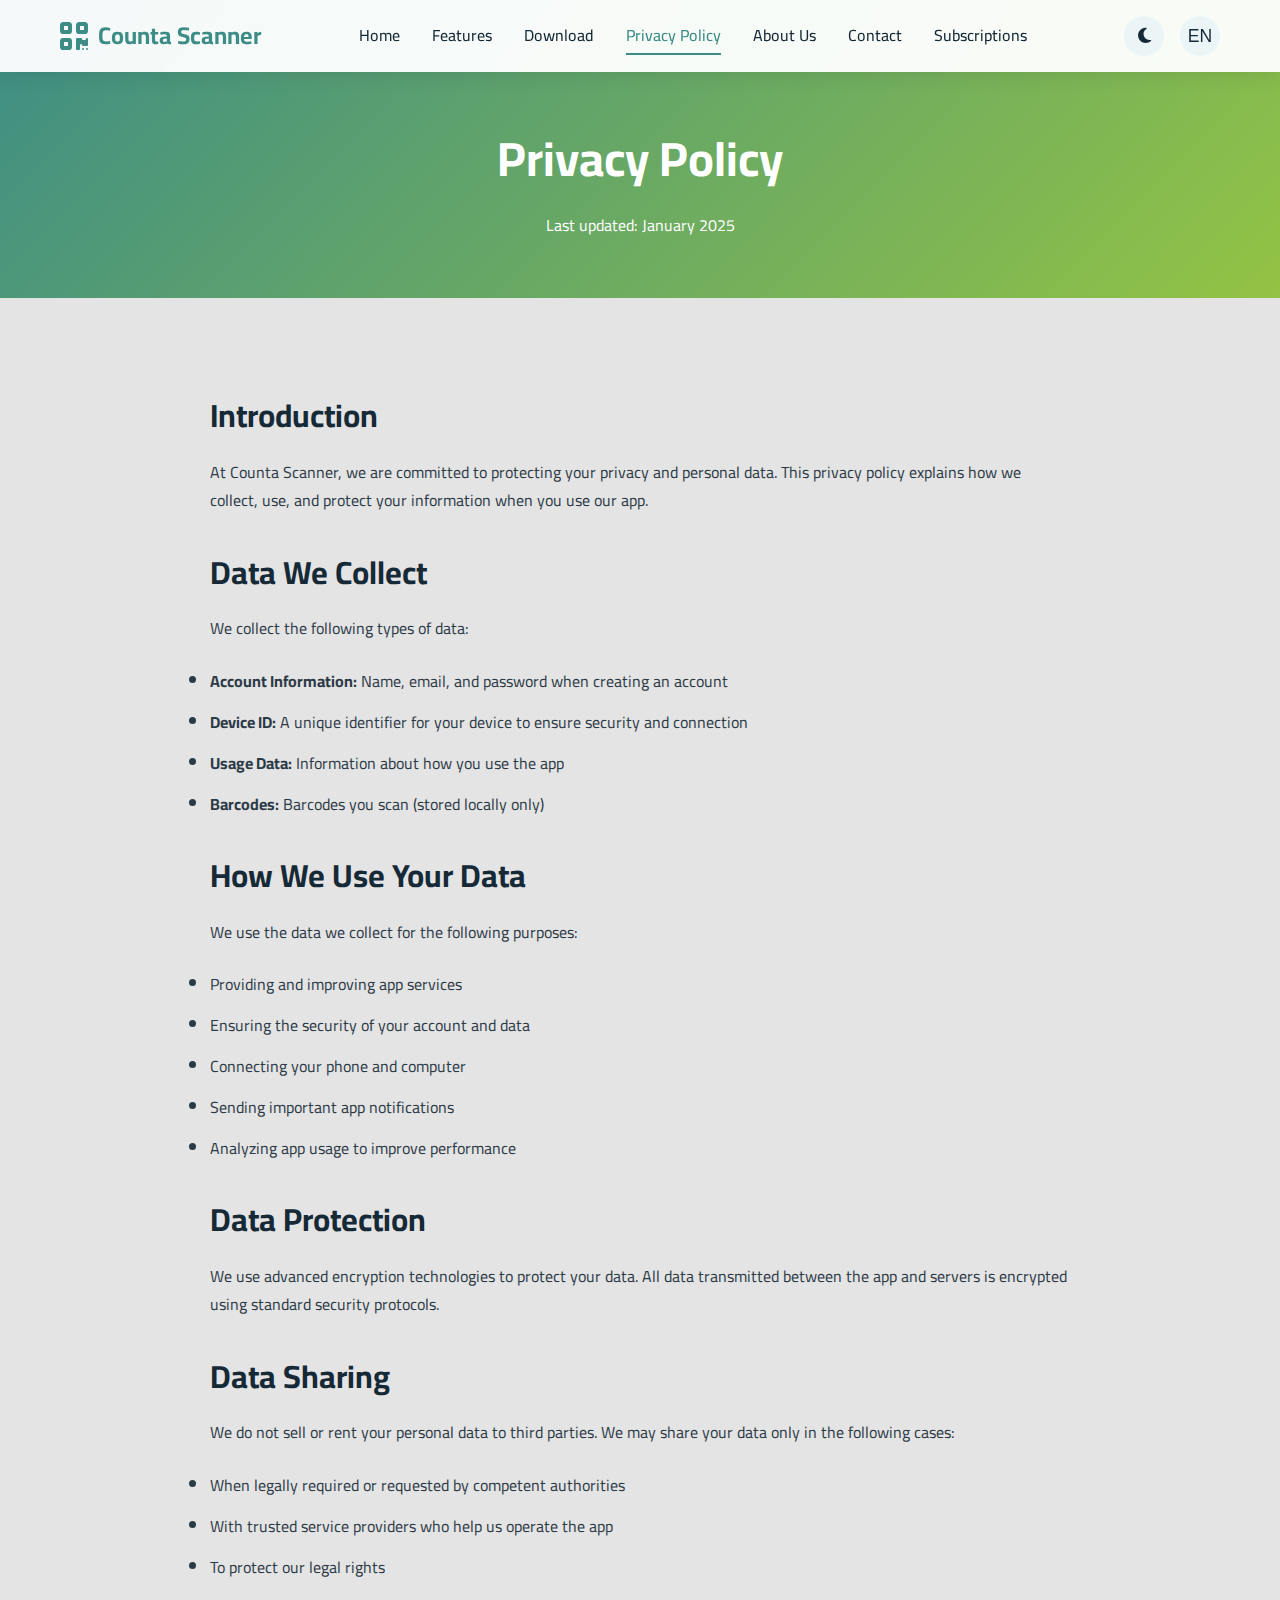
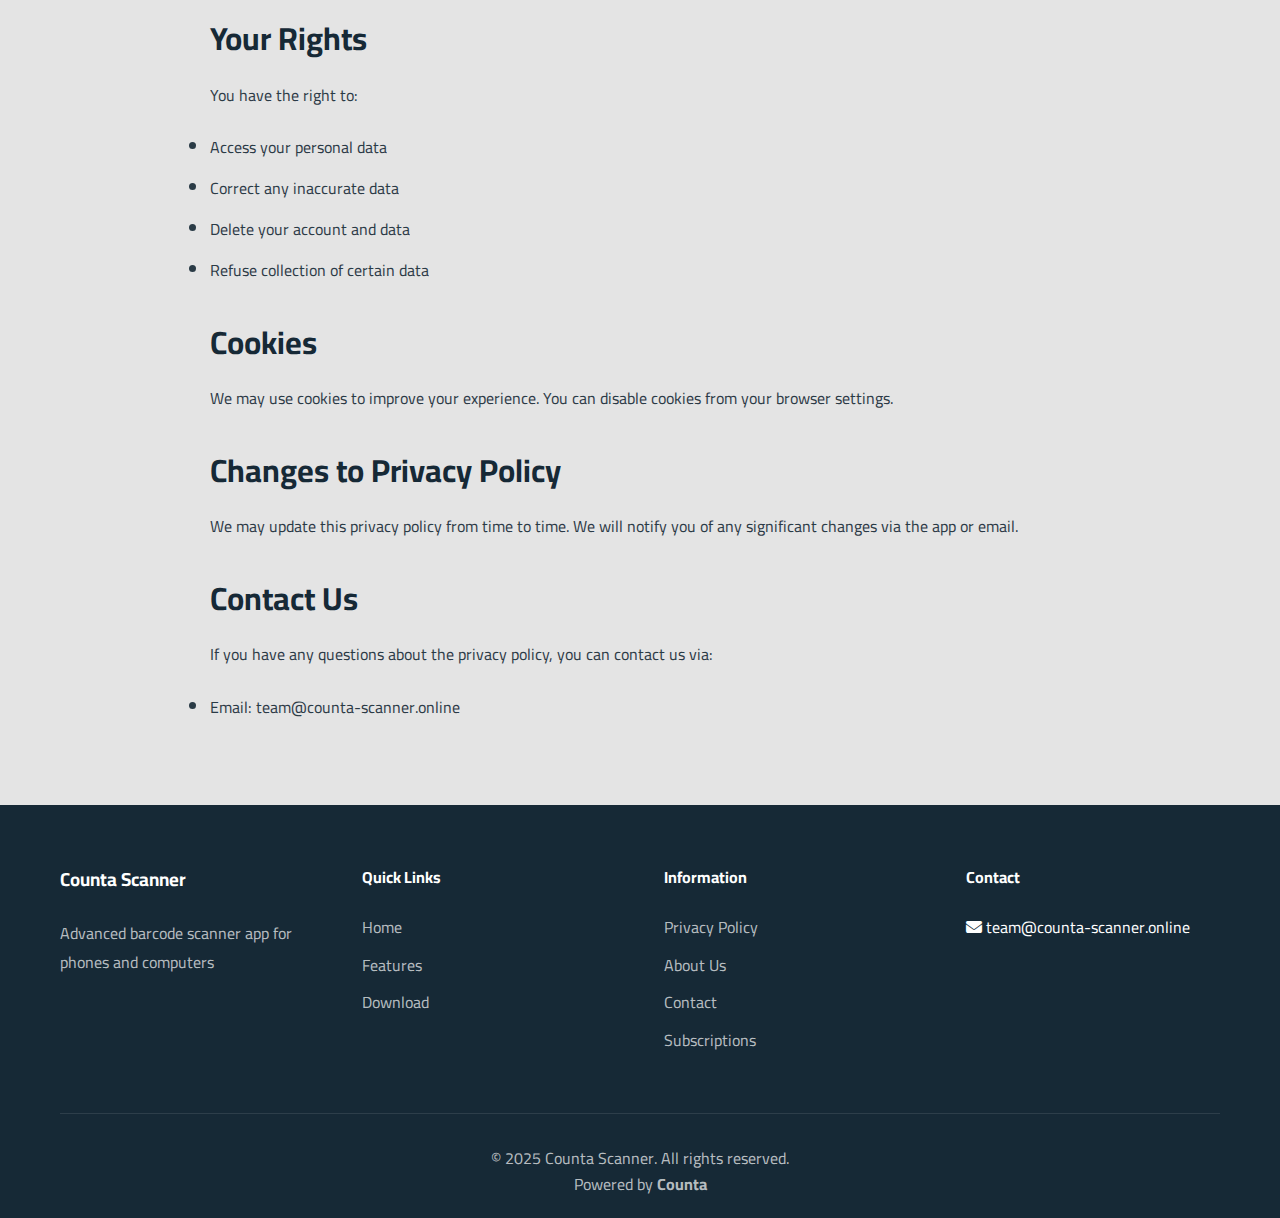
<file: privacy.html>
<!DOCTYPE html>
<html lang="en" dir="ltr">
<head>
    <meta charset="UTF-8">
    <meta name="viewport" content="width=device-width, initial-scale=1.0">
    <meta name="description" content="Privacy Policy for Counta Scanner - Learn how we protect your data and privacy when using our barcode scanner app.">
    <meta name="keywords" content="Counta Scanner privacy policy, barcode scanner privacy, data protection, user privacy, app privacy policy, Counta Scanner data security">
    <meta name="robots" content="index, follow">
    <meta property="og:title" content="Privacy Policy - Counta Scanner">
    <meta property="og:description" content="Privacy Policy for Counta Scanner - Learn how we protect your data and privacy when using our barcode scanner app.">
    <meta property="og:type" content="website">
    <meta property="og:url" content="https://counta-scanner.online/privacy.html">
    <meta property="og:image" content="https://counta-scanner.online/counta-scannerq.jpg">
    <meta property="og:site_name" content="Counta Scanner">
    <meta name="twitter:card" content="summary_large_image">
    <meta name="twitter:title" content="Privacy Policy - Counta Scanner">
    <meta name="twitter:image" content="https://counta-scanner.online/counta-scannerq.jpg">
    <meta name="google-adsense-account" content="ca-pub-6416316182049090">
    <meta name="theme-color" content="#4A90E2">
    <link rel="canonical" href="https://counta-scanner.online/privacy.html">
    <link rel="alternate" hreflang="en" href="https://counta-scanner.online/privacy.html">
    <link rel="alternate" hreflang="ar" href="https://counta-scanner.online/privacy.html?lang=ar">
    <link rel="alternate" hreflang="x-default" href="https://counta-scanner.online/privacy.html">
    <link rel="icon" type="image/jpeg" href="/counta-scannerq.jpg">
    <link rel="apple-touch-icon" href="/counta-scannerq.jpg">
    <title>Privacy Policy - Counta Scanner</title>
    <script type="application/ld+json">
    {
      "@context": "https://schema.org",
      "@type": "WebPage",
      "name": "Privacy Policy - Counta Scanner",
      "description": "Privacy Policy for Counta Scanner - Learn how we protect your data and privacy when using our barcode scanner app.",
      "url": "https://counta-scanner.online/privacy.html",
      "breadcrumb": {
        "@type": "BreadcrumbList",
        "itemListElement": [
          {
            "@type": "ListItem",
            "position": 1,
            "name": "Home",
            "item": "https://counta-scanner.online/"
          },
          {
            "@type": "ListItem",
            "position": 2,
            "name": "Privacy Policy",
            "item": "https://counta-scanner.online/privacy.html"
          }
        ]
      },
      "publisher": {
        "@type": "Organization",
        "name": "Counta Scanner",
        "logo": {
          "@type": "ImageObject",
          "url": "https://counta-scanner.online/counta-scannerq.jpg"
        }
      }
    }
    </script>
    <link rel="stylesheet" href="styles.css">
    <link href="https://fonts.googleapis.com/css2?family=Cairo:wght@300;400;600;700;900&display=swap" rel="stylesheet">
    <link rel="stylesheet" href="https://cdnjs.cloudflare.com/ajax/libs/font-awesome/6.4.0/css/all.min.css">
</head>
<body>
    <!-- Navigation -->
    <nav class="navbar" id="navbar">
        <div class="container">
            <div class="nav-content">
                <div class="logo">
                    <i class="fas fa-qrcode"></i>
                    <a href="index.html" style="text-decoration: none; color: inherit;">
                        <span>Counta Scanner</span>
                    </a>
                </div>
                <ul class="nav-menu" id="navMenu">
                    <li><a href="index.html#home" class="nav-link" data-i18n="navHome">Home</a></li>
                    <li><a href="index.html#features" class="nav-link" data-i18n="navFeatures">Features</a></li>
                    <li><a href="index.html#download" class="nav-link" data-i18n="navDownload">Download</a></li>
                    <li><a href="privacy.html" class="nav-link active" data-i18n="navPrivacy">Privacy Policy</a></li>
                    <li><a href="about.html" class="nav-link" data-i18n="navAbout">About Us</a></li>
                    <li><a href="contact.html" class="nav-link" data-i18n="navContact">Contact</a></li>
                    <li><a href="subscriptions.html" class="nav-link" data-i18n="navSubscriptions">Subscriptions</a></li>
                </ul>
                <div class="nav-controls">
                    <button class="theme-toggle" id="themeToggle" aria-label="Toggle theme">
                        <i class="fas fa-moon" id="themeIcon"></i>
                    </button>
                    <button class="lang-toggle" id="langToggle" aria-label="Switch language">
                        <span id="langLabel">EN</span>
                    </button>
                </div>
                <div class="hamburger" id="hamburger">
                    <span></span>
                    <span></span>
                    <span></span>
                </div>
            </div>
        </div>
    </nav>

    <!-- Page Header -->
    <div class="page-header">
        <div class="container">
            <h1 data-i18n="privacyTitle">Privacy Policy</h1>
            <p data-i18n="privacyLastUpdate">Last updated: January 2025</p>
        </div>
    </div>

    <!-- Page Content -->
    <div class="page-content">
        <div class="container">
            <h2 data-i18n="privacyIntro">Introduction</h2>
            <p data-i18n="privacyIntroText">
                At Counta Scanner, we are committed to protecting your privacy and personal data. This privacy policy explains how we collect, use, and protect your information when you use our app.
            </p>

            <h2 data-i18n="privacyDataCollected">Data We Collect</h2>
            <p data-i18n="privacyDataCollectedText">We collect the following types of data:</p>
            <ul>
                <li><strong data-i18n="privacyAccountInfo">Account Information:</strong> <span data-i18n="privacyAccountInfoText">Name, email, and password when creating an account</span></li>
                <li><strong data-i18n="privacyDeviceId">Device ID:</strong> <span data-i18n="privacyDeviceIdText">A unique identifier for your device to ensure security and connection</span></li>
                <li><strong data-i18n="privacyUsageData">Usage Data:</strong> <span data-i18n="privacyUsageDataText">Information about how you use the app</span></li>
                <li><strong data-i18n="privacyBarcodes">Barcodes:</strong> <span data-i18n="privacyBarcodesText">Barcodes you scan (stored locally only)</span></li>
            </ul>

            <h2 data-i18n="privacyHowWeUse">How We Use Your Data</h2>
            <p data-i18n="privacyHowWeUseText">We use the data we collect for the following purposes:</p>
            <ul>
                <li data-i18n="privacyProvideService">Providing and improving app services</li>
                <li data-i18n="privacySecurity">Ensuring the security of your account and data</li>
                <li data-i18n="privacyConnection">Connecting your phone and computer</li>
                <li data-i18n="privacyNotifications">Sending important app notifications</li>
                <li data-i18n="privacyAnalytics">Analyzing app usage to improve performance</li>
            </ul>

            <h2 data-i18n="privacyProtection">Data Protection</h2>
            <p data-i18n="privacyProtectionText">
                We use advanced encryption technologies to protect your data. All data transmitted between the app and servers is encrypted using standard security protocols.
            </p>

            <h2 data-i18n="privacySharing">Data Sharing</h2>
            <p data-i18n="privacySharingText">
                We do not sell or rent your personal data to third parties. We may share your data only in the following cases:
            </p>
            <ul>
                <li data-i18n="privacyLegal">When legally required or requested by competent authorities</li>
                <li data-i18n="privacyProviders">With trusted service providers who help us operate the app</li>
                <li data-i18n="privacyRights">To protect our legal rights</li>
            </ul>

            <h2 data-i18n="privacyYourRights">Your Rights</h2>
            <p data-i18n="privacyYourRightsText">You have the right to:</p>
            <ul>
                <li data-i18n="privacyAccess">Access your personal data</li>
                <li data-i18n="privacyCorrect">Correct any inaccurate data</li>
                <li data-i18n="privacyDelete">Delete your account and data</li>
                <li data-i18n="privacyRefuse">Refuse collection of certain data</li>
            </ul>

            <h2 data-i18n="privacyCookies">Cookies</h2>
            <p data-i18n="privacyCookiesText">
                We may use cookies to improve your experience. You can disable cookies from your browser settings.
            </p>

            <h2 data-i18n="privacyChanges">Changes to Privacy Policy</h2>
            <p data-i18n="privacyChangesText">
                We may update this privacy policy from time to time. We will notify you of any significant changes via the app or email.
            </p>

            <h2 data-i18n="privacyContactUs">Contact Us</h2>
            <p data-i18n="privacyContactUsText">
                If you have any questions about the privacy policy, you can contact us via:
            </p>
            <ul>
                <li><span data-i18n="aboutEmail">Email:</span> team@counta-scanner.online</li>
            </ul>
        </div>
    </div>

    <!-- Footer -->
    <footer class="footer">
        <div class="container">
            <div class="footer-content">
                <div class="footer-section">
                    <h3>Counta Scanner</h3>
                    <p data-i18n="footerDesc">Advanced barcode scanner app for phones and computers</p>
                </div>
                <div class="footer-section">
                    <h4 data-i18n="footerQuickLinks">Quick Links</h4>
                    <ul>
                        <li><a href="index.html" data-i18n="navHome">Home</a></li>
                        <li><a href="index.html#features" data-i18n="navFeatures">Features</a></li>
                        <li><a href="index.html#download" data-i18n="navDownload">Download</a></li>
                    </ul>
                </div>
                <div class="footer-section">
                    <h4 data-i18n="footerInfo">Information</h4>
                    <ul>
                        <li><a href="privacy.html" data-i18n="navPrivacy">Privacy Policy</a></li>
                        <li><a href="about.html" data-i18n="navAbout">About Us</a></li>
                        <li><a href="contact.html" data-i18n="navContact">Contact</a></li>
                        <li><a href="subscriptions.html" data-i18n="navSubscriptions">Subscriptions</a></li>
                    </ul>
                </div>
                <div class="footer-section">
                    <h4 data-i18n="footerContact">Contact</h4>
                    <ul>
                        <li><i class="fas fa-envelope"></i> team@counta-scanner.online</li>
                    </ul>
                </div>
            </div>
            <div class="footer-bottom">
                <p>&copy; 2025 Counta Scanner. <span data-i18n="footerRights">All rights reserved.</span></p>
                <p><span data-i18n="footerDev">Powered by</span> <strong>Counta</strong></p>
            </div>
        </div>
    </footer>

    <script src="script.js"></script>
</body>
</html>
</file>
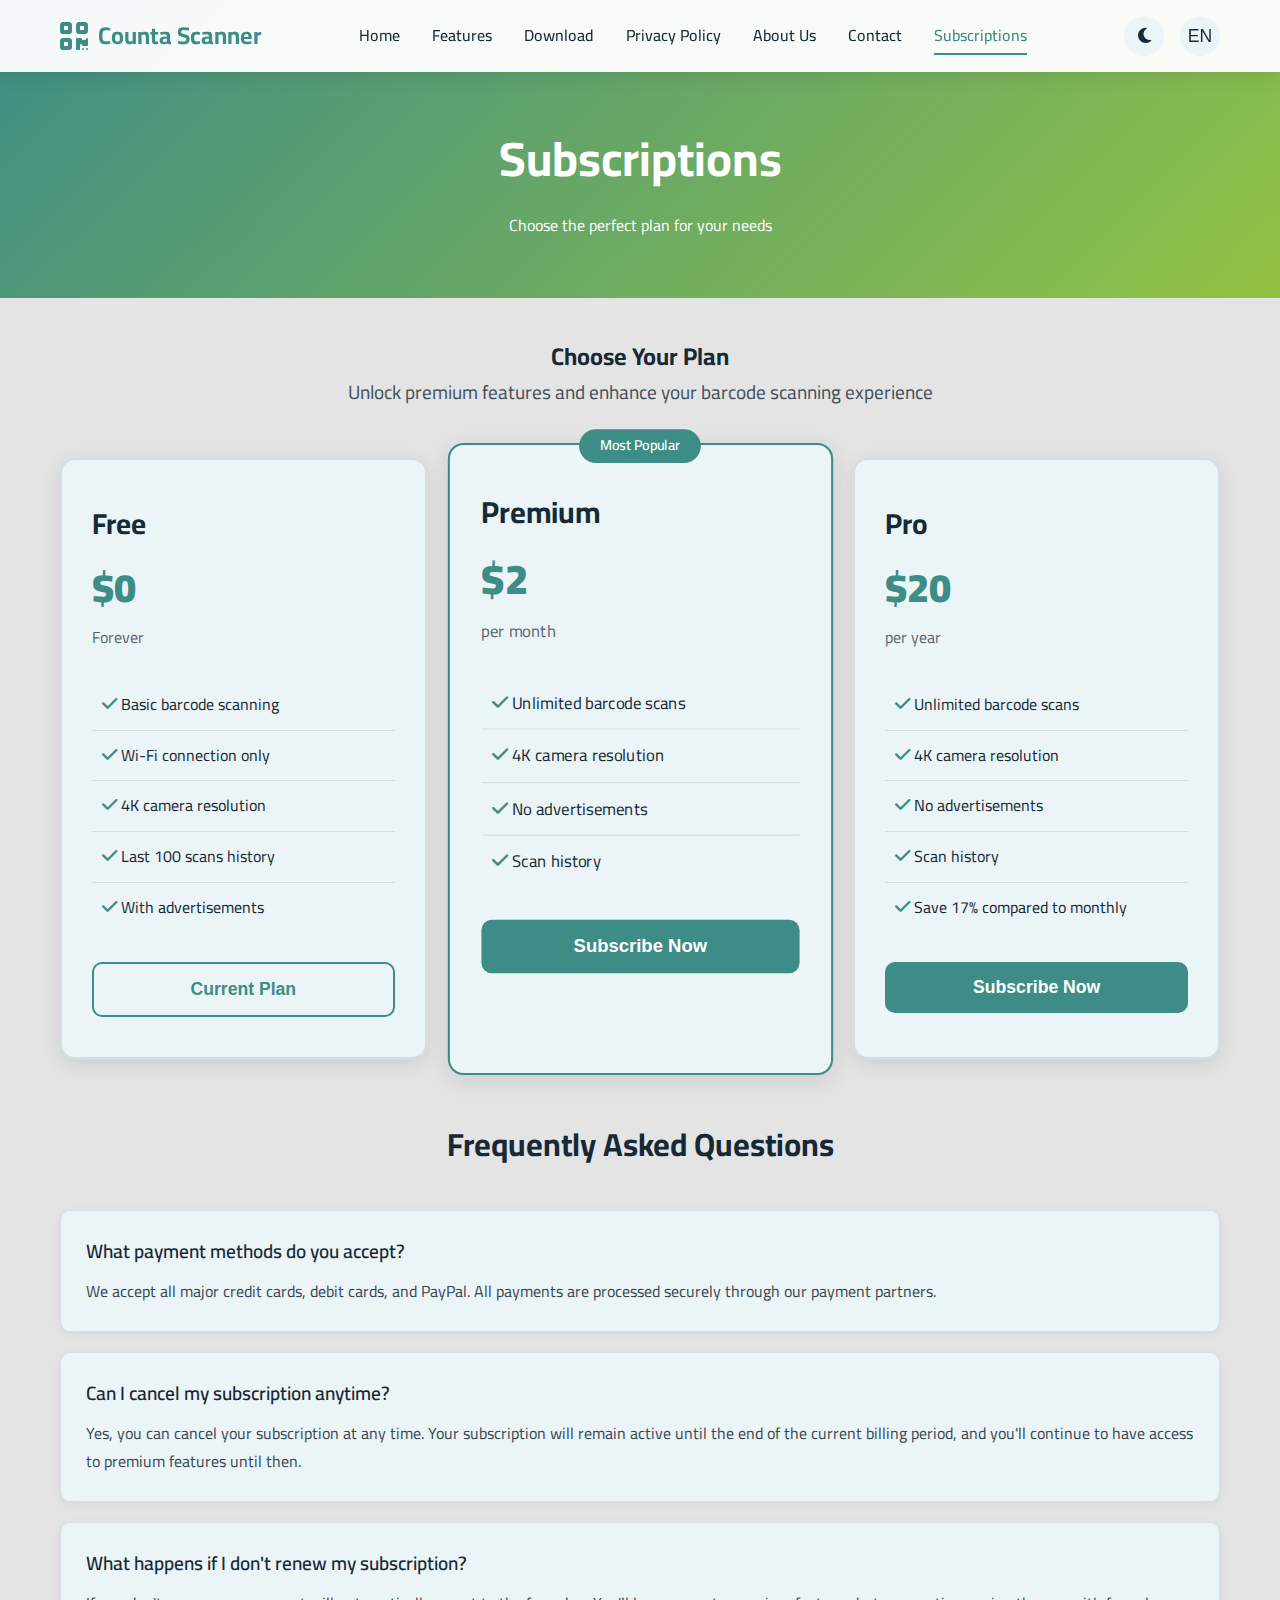
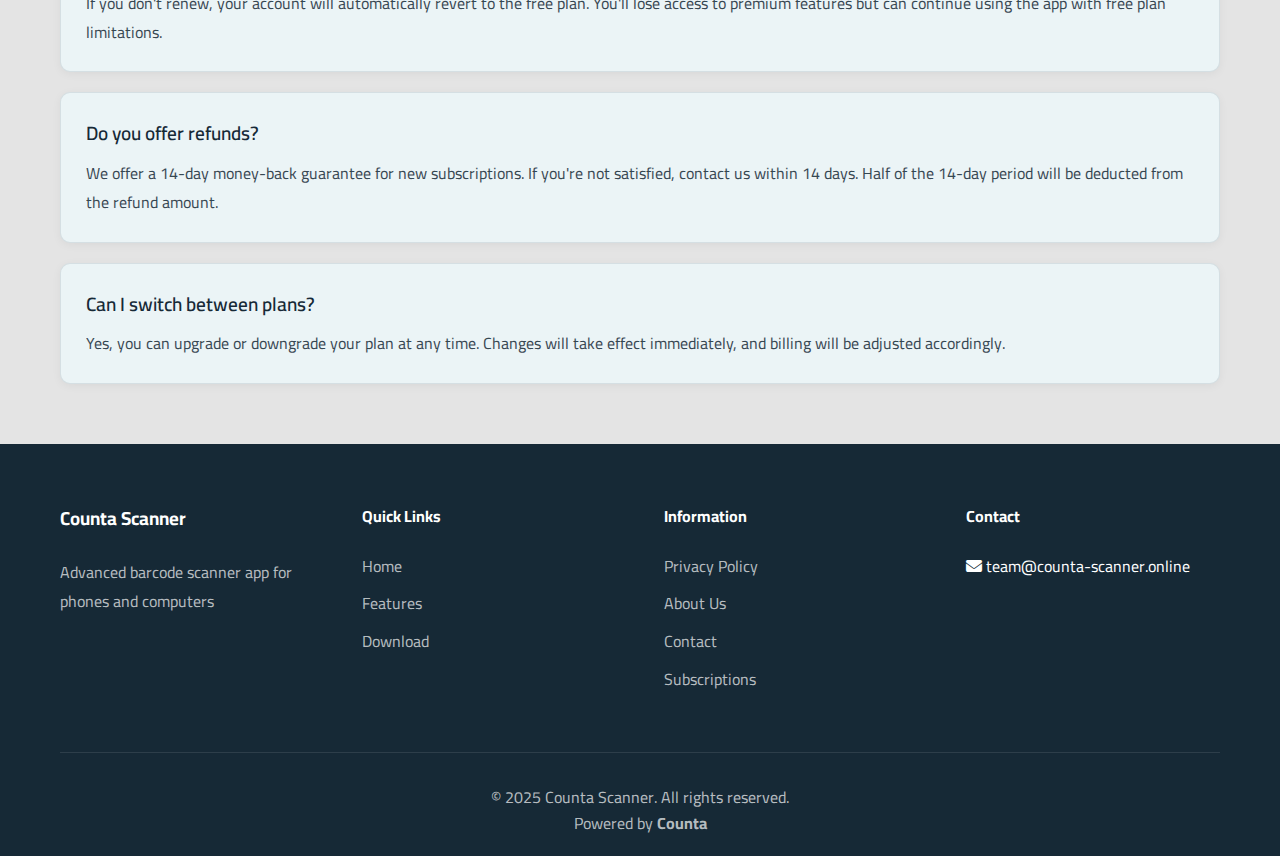
<file: subscriptions.html>
<!DOCTYPE html>
<html lang="en" dir="ltr">
<head>
    <meta charset="UTF-8">
    <meta name="viewport" content="width=device-width, initial-scale=1.0">
    <meta name="description" content="Counta Scanner Subscriptions - Choose the perfect plan for your barcode scanning needs. Premium features and unlimited scans available.">
    <meta name="keywords" content="Counta Scanner subscriptions, barcode scanner premium, Counta Scanner plans, premium barcode scanner, subscription plans">
    <meta name="robots" content="index, follow">
    <meta property="og:title" content="Subscriptions - Counta Scanner">
    <meta property="og:description" content="Choose the perfect plan for your barcode scanning needs. Premium features and unlimited scans available.">
    <meta property="og:type" content="website">
    <meta property="og:url" content="https://counta-scanner.online/subscriptions.html">
    <meta property="og:image" content="https://counta-scanner.online/counta-scannerq.jpg">
    <meta property="og:site_name" content="Counta Scanner">
    <meta name="twitter:card" content="summary_large_image">
    <meta name="twitter:title" content="Subscriptions - Counta Scanner">
    <meta name="twitter:image" content="https://counta-scanner.online/counta-scannerq.jpg">
    <meta name="google-adsense-account" content="ca-pub-6416316182049090">
    <meta name="theme-color" content="#4A90E2">
    <link rel="canonical" href="https://counta-scanner.online/subscriptions.html">
    <link rel="alternate" hreflang="en" href="https://counta-scanner.online/subscriptions.html">
    <link rel="alternate" hreflang="ar" href="https://counta-scanner.online/subscriptions.html?lang=ar">
    <link rel="alternate" hreflang="x-default" href="https://counta-scanner.online/subscriptions.html">
    <link rel="icon" type="image/jpeg" href="/counta-scannerq.jpg">
    <link rel="apple-touch-icon" href="/counta-scannerq.jpg">
    <title>Subscriptions - Counta Scanner</title>
    <script type="application/ld+json">
    {
      "@context": "https://schema.org",
      "@type": "WebPage",
      "name": "Subscriptions - Counta Scanner",
      "description": "Choose the perfect plan for your barcode scanning needs. Premium features and unlimited scans available.",
      "url": "https://counta-scanner.online/subscriptions.html",
      "breadcrumb": {
        "@type": "BreadcrumbList",
        "itemListElement": [
          {
            "@type": "ListItem",
            "position": 1,
            "name": "Home",
            "item": "https://counta-scanner.online/"
          },
          {
            "@type": "ListItem",
            "position": 2,
            "name": "Subscriptions",
            "item": "https://counta-scanner.online/subscriptions.html"
          }
        ]
      },
      "publisher": {
        "@type": "Organization",
        "name": "Counta Scanner",
        "logo": {
          "@type": "ImageObject",
          "url": "https://counta-scanner.online/counta-scannerq.jpg"
        }
      }
    }
    </script>
    <link rel="stylesheet" href="styles.css">
    <link href="https://fonts.googleapis.com/css2?family=Cairo:wght@300;400;600;700;900&display=swap" rel="stylesheet">
    <link rel="stylesheet" href="https://cdnjs.cloudflare.com/ajax/libs/font-awesome/6.4.0/css/all.min.css">
    <style>
        .subscriptions-container {
            max-width: 1200px;
            margin: 0 auto;
            padding: 40px 20px;
        }
        .subscriptions-header {
            text-align: center;
            margin-bottom: 50px;
        }
        .subscriptions-header h1 {
            font-size: 2.5rem;
            margin-bottom: 15px;
            color: var(--text-color);
        }
        .subscriptions-header p {
            font-size: 1.2rem;
            color: var(--text-color);
            opacity: 0.8;
        }
        .plans-grid {
            display: grid;
            grid-template-columns: repeat(auto-fit, minmax(300px, 1fr));
            gap: 30px;
            margin-bottom: 50px;
        }
        .plan-card {
            background: var(--card-bg);
            border-radius: 15px;
            padding: 40px 30px;
            box-shadow: 0 5px 20px rgba(0, 0, 0, 0.1);
            transition: transform 0.3s ease, box-shadow 0.3s ease;
            border: 2px solid var(--border-color);
            position: relative;
        }
        body.dark-mode .plan-card {
            background: var(--card-bg);
            border-color: var(--border-color);
        }
        .plan-card:hover {
            transform: translateY(-5px);
            box-shadow: 0 10px 30px rgba(0, 0, 0, 0.15);
        }
        .plan-card.featured {
            border-color: var(--primary);
            transform: scale(1.05);
            background: var(--card-bg);
        }
        .plan-card.featured::before {
            content: 'Most Popular';
            position: absolute;
            top: -15px;
            left: 50%;
            transform: translateX(-50%);
            background: var(--primary);
            color: white;
            padding: 5px 20px;
            border-radius: 20px;
            font-size: 0.85rem;
            font-weight: 600;
        }
        .plan-name {
            font-size: 1.8rem;
            font-weight: 700;
            margin-bottom: 10px;
            color: var(--text-color);
        }
        .plan-price {
            font-size: 2.5rem;
            font-weight: 900;
            color: var(--primary);
            margin-bottom: 5px;
        }
        .plan-period {
            color: var(--text-color);
            opacity: 0.7;
            margin-bottom: 30px;
        }
        .plan-features {
            list-style: none;
            padding: 0;
            margin-bottom: 30px;
        }
        .plan-features li {
            padding: 12px 0;
            border-bottom: 1px solid var(--border-color);
            color: var(--text-color);
        }
        .plan-features li:last-child {
            border-bottom: none;
        }
        .plan-features li i {
            color: var(--primary);
            margin-left: 10px;
            font-size: 1.1rem;
        }
        .plan-features li span {
            color: var(--text-color);
        }
        .plan-button {
            width: 100%;
            padding: 15px;
            font-size: 1.1rem;
            font-weight: 600;
            border: none;
            border-radius: 10px;
            cursor: pointer;
            transition: all 0.3s ease;
        }
        .plan-button.primary {
            background: var(--primary);
            color: white;
        }
        .plan-button.primary:hover {
            background: var(--primary-dark);
            transform: translateY(-2px);
        }
        .plan-button.secondary {
            background: transparent;
            border: 2px solid var(--primary);
            color: var(--primary);
        }
        .plan-button.secondary:hover {
            background: var(--primary);
            color: white;
        }
        .faq-section {
            margin-top: 60px;
        }
        .faq-title {
            text-align: center;
            font-size: 2rem;
            margin-bottom: 40px;
            color: var(--text-color);
        }
        .faq-item {
            background: var(--card-bg);
            border-radius: 10px;
            margin-bottom: 20px;
            padding: 25px;
            box-shadow: 0 2px 10px rgba(0, 0, 0, 0.05);
            border: 1px solid var(--border-color);
        }
        .faq-question {
            font-size: 1.2rem;
            font-weight: 600;
            margin-bottom: 10px;
            color: var(--text-color);
        }
        .faq-answer {
            color: var(--text-color);
            opacity: 0.85;
            line-height: 1.8;
        }
        @media (max-width: 768px) {
            .plans-grid {
                grid-template-columns: 1fr;
            }
            .plan-card.featured {
                transform: scale(1);
            }
            .subscriptions-header h1 {
                font-size: 2rem;
            }
        }
    </style>
</head>
<body>
    <!-- Navigation -->
    <nav class="navbar" id="navbar">
        <div class="container">
            <div class="nav-content">
                <div class="logo">
                    <i class="fas fa-qrcode"></i>
                    <a href="index.html" style="text-decoration: none; color: inherit;">
                        <span>Counta Scanner</span>
                    </a>
                </div>
                <ul class="nav-menu" id="navMenu">
                    <li><a href="index.html#home" class="nav-link" data-i18n="navHome">Home</a></li>
                    <li><a href="index.html#features" class="nav-link" data-i18n="navFeatures">Features</a></li>
                    <li><a href="index.html#download" class="nav-link" data-i18n="navDownload">Download</a></li>
                    <li><a href="privacy.html" class="nav-link" data-i18n="navPrivacy">Privacy Policy</a></li>
                    <li><a href="about.html" class="nav-link" data-i18n="navAbout">About Us</a></li>
                    <li><a href="contact.html" class="nav-link" data-i18n="navContact">Contact</a></li>
                    <li><a href="subscriptions.html" class="nav-link active" data-i18n="navSubscriptions">Subscriptions</a></li>
                </ul>
                <div class="nav-controls">
                    <button class="theme-toggle" id="themeToggle" aria-label="Toggle theme">
                        <i class="fas fa-moon" id="themeIcon"></i>
                    </button>
                    <button class="lang-toggle" id="langToggle" aria-label="Switch language">
                        <span id="langLabel">EN</span>
                    </button>
                </div>
                <div class="hamburger" id="hamburger">
                    <span></span>
                    <span></span>
                    <span></span>
                </div>
            </div>
        </div>
    </nav>

    <!-- Page Header -->
    <div class="page-header">
        <div class="container">
            <h1 data-i18n="subscriptionsTitle">Subscriptions</h1>
            <p data-i18n="subscriptionsSubtitle">Choose the perfect plan for your needs</p>
        </div>
    </div>

    <!-- Subscriptions Content -->
    <div class="subscriptions-container">
        <div class="subscriptions-header">
            <h2 data-i18n="subscriptionsHeader">Choose Your Plan</h2>
            <p data-i18n="subscriptionsHeaderText">Unlock premium features and enhance your barcode scanning experience</p>
        </div>

        <div class="plans-grid">
            <!-- Free Plan -->
            <div class="plan-card">
                <div class="plan-name" data-i18n="planFree">Free</div>
                <div class="plan-price">$0</div>
                <div class="plan-period" data-i18n="planForever">Forever</div>
                <ul class="plan-features">
                    <li><i class="fas fa-check"></i> <span data-i18n="featureBasicScanning">Basic barcode scanning</span></li>
                    <li><i class="fas fa-check"></i> <span data-i18n="featureWiFiConnection">Wi-Fi connection only</span></li>
                    <li><i class="fas fa-check"></i> <span data-i18n="feature4KQuality">4K camera resolution</span></li>
                    <li><i class="fas fa-check"></i> <span data-i18n="featureLimitedHistory">Last 100 scans history</span></li>
                    <li><i class="fas fa-check"></i> <span data-i18n="featureWithAds">With advertisements</span></li>
                </ul>
                <button class="plan-button secondary" data-i18n="btnCurrentPlan">Current Plan</button>
            </div>

            <!-- Premium Plan -->
            <div class="plan-card featured">
                <div class="plan-name" data-i18n="planPremium">Premium</div>
                <div class="plan-price">$2</div>
                <div class="plan-period" data-i18n="planPerMonth">per month</div>
                <ul class="plan-features">
                    <li><i class="fas fa-check"></i> <span data-i18n="featureUnlimitedScans">Unlimited barcode scans</span></li>
                    <li><i class="fas fa-check"></i> <span data-i18n="featureHighQuality">4K camera resolution</span></li>
                    <li><i class="fas fa-check"></i> <span data-i18n="featureNoAds">No advertisements</span></li>
                    <li><i class="fas fa-check"></i> <span data-i18n="featureHistory">Scan history</span></li>
                </ul>
                <button class="plan-button primary" data-i18n="btnSubscribeNow">Subscribe Now</button>
            </div>

            <!-- Pro Plan -->
            <div class="plan-card">
                <div class="plan-name" data-i18n="planPro">Pro</div>
                <div class="plan-price">$20</div>
                <div class="plan-period" data-i18n="planPerYear">per year</div>
                <ul class="plan-features">
                    <li><i class="fas fa-check"></i> <span data-i18n="featureUnlimitedScans">Unlimited barcode scans</span></li>
                    <li><i class="fas fa-check"></i> <span data-i18n="featureHighQuality">4K camera resolution</span></li>
                    <li><i class="fas fa-check"></i> <span data-i18n="featureNoAds">No advertisements</span></li>
                    <li><i class="fas fa-check"></i> <span data-i18n="featureHistory">Scan history</span></li>
                    <li><i class="fas fa-check"></i> <span data-i18n="featureSave17">Save 17% compared to monthly</span></li>
                </ul>
                <button class="plan-button primary" data-i18n="btnSubscribeNow">Subscribe Now</button>
            </div>
        </div>

        <!-- FAQ Section -->
        <div class="faq-section">
            <h2 class="faq-title" data-i18n="faqTitle">Frequently Asked Questions</h2>
            
            <div class="faq-item">
                <div class="faq-question" data-i18n="faq1Question">What payment methods do you accept?</div>
                <div class="faq-answer" data-i18n="faq1Answer">We accept all major credit cards, debit cards, and PayPal. All payments are processed securely through our payment partners.</div>
            </div>

            <div class="faq-item">
                <div class="faq-question" data-i18n="faq2Question">Can I cancel my subscription anytime?</div>
                <div class="faq-answer" data-i18n="faq2Answer">Yes, you can cancel your subscription at any time. Your subscription will remain active until the end of the current billing period, and you'll continue to have access to premium features until then.</div>
            </div>

            <div class="faq-item">
                <div class="faq-question" data-i18n="faq3Question">What happens if I don't renew my subscription?</div>
                <div class="faq-answer" data-i18n="faq3Answer">If you don't renew, your account will automatically revert to the free plan. You'll lose access to premium features but can continue using the app with free plan limitations.</div>
            </div>

            <div class="faq-item">
                <div class="faq-question" data-i18n="faq4Question">Do you offer refunds?</div>
                <div class="faq-answer" data-i18n="faq4Answer">We offer a 14-day money-back guarantee for new subscriptions. If you're not satisfied, contact us within 14 days. Half of the 14-day period will be deducted from the refund amount.</div>
            </div>

            <div class="faq-item">
                <div class="faq-question" data-i18n="faq5Question">Can I switch between plans?</div>
                <div class="faq-answer" data-i18n="faq5Answer">Yes, you can upgrade or downgrade your plan at any time. Changes will take effect immediately, and billing will be adjusted accordingly.</div>
            </div>
        </div>
    </div>

    <!-- Footer -->
    <footer class="footer">
        <div class="container">
            <div class="footer-content">
                <div class="footer-section">
                    <h3>Counta Scanner</h3>
                    <p data-i18n="footerDesc">Advanced barcode scanner app for phones and computers</p>
                </div>
                <div class="footer-section">
                    <h4 data-i18n="footerQuickLinks">Quick Links</h4>
                    <ul>
                        <li><a href="index.html" data-i18n="navHome">Home</a></li>
                        <li><a href="index.html#features" data-i18n="navFeatures">Features</a></li>
                        <li><a href="index.html#download" data-i18n="navDownload">Download</a></li>
                    </ul>
                </div>
                <div class="footer-section">
                    <h4 data-i18n="footerInfo">Information</h4>
                    <ul>
                        <li><a href="privacy.html" data-i18n="navPrivacy">Privacy Policy</a></li>
                        <li><a href="about.html" data-i18n="navAbout">About Us</a></li>
                        <li><a href="contact.html" data-i18n="navContact">Contact</a></li>
                        <li><a href="subscriptions.html" data-i18n="navSubscriptions">Subscriptions</a></li>
                    </ul>
                </div>
                <div class="footer-section">
                    <h4 data-i18n="footerContact">Contact</h4>
                    <ul>
                        <li><i class="fas fa-envelope"></i> team@counta-scanner.online</li>
                    </ul>
                </div>
            </div>
            <div class="footer-bottom">
                <p>&copy; 2025 Counta Scanner. <span data-i18n="footerRights">All rights reserved.</span></p>
                <p><span data-i18n="footerDev">Powered by</span> <strong>Counta</strong></p>
            </div>
        </div>
    </footer>

    <script src="script.js"></script>
</body>
</html>
</file>
<file: styles.css>
/* Reset & Base Styles */
* {
    margin: 0;
    padding: 0;
    box-sizing: border-box;
}

:root {
    /* App Colors - Light Theme */
    --primary: #3D8D86;
    --primary-dark: #399494;
    --primary-light: #409C8E;
    --secondary: #409C8E;
    --tertiary: #93C344;
    --accent: #93C344;
    --dark: #162936;
    --dark-light: #475058;
    --light: #EBF4F6;
    --white: #ffffff;
    --gray: #475058;
    --success: #93C344;
    --error: #D32F2F;
    --gradient: linear-gradient(135deg, #3D8D86 0%, #409C8E 50%, #93C344 100%);
    --gradient-2: linear-gradient(135deg, #3D8D86 0%, #399494 100%);
    --shadow: 0 10px 30px rgba(22, 41, 54, 0.12);
    --shadow-lg: 0 20px 60px rgba(22, 41, 54, 0.15);
    
    /* Light theme (default) */
    --bg-color: #E4E4E4;
    --text-color: #162936;
    --card-bg: #EBF4F6;
    --card-variant: #E2F2C8;
    --border-color: rgba(22, 41, 54, 0.1);
}

body.dark-mode {
    /* App Colors - Dark Theme */
    --primary: #399494;
    --primary-dark: #3D8D86;
    --primary-light: #409C8E;
    --secondary: #409C8E;
    --tertiary: #93C344;
    --accent: #93C344;
    --dark: #162936;
    --dark-light: #475058;
    --light: #475058;
    --gray: #B4C2C7;
    --success: #93C344;
    --error: #EF9A9A;
    --gradient: linear-gradient(135deg, #162936 0%, #475058 40%, #525B64 100%);
    --gradient-2: linear-gradient(135deg, #399494 0%, #409C8E 100%);
    --shadow: 0 10px 30px rgba(22, 41, 54, 0.45);
    --shadow-lg: 0 20px 60px rgba(22, 41, 54, 0.55);
    
    /* Dark theme */
    --bg-color: #162936;
    --text-color: #E4E4E4;
    --card-bg: #475058;
    --card-variant: #525B64;
    --border-color: rgba(228, 228, 228, 0.1);
}

body {
    font-family: 'Cairo', sans-serif;
    line-height: 1.6;
    color: var(--text-color);
    background: var(--bg-color);
    overflow-x: hidden;
    transition: background-color 0.3s ease, color 0.3s ease;
}

.container {
    max-width: 1200px;
    margin: 0 auto;
    padding: 0 20px;
}

/* Navigation */
.navbar {
    position: fixed;
    top: 0;
    width: 100%;
    background: rgba(255, 255, 255, 0.95);
    backdrop-filter: blur(10px);
    box-shadow: 0 2px 20px rgba(0, 0, 0, 0.1);
    z-index: 1000;
    transition: all 0.3s ease;
}

body.dark-mode .navbar {
    background: rgba(22, 41, 54, 0.95);
    box-shadow: 0 2px 20px rgba(0, 0, 0, 0.3);
}

.navbar.scrolled {
    box-shadow: 0 4px 30px rgba(0, 0, 0, 0.15);
}

.nav-content {
    display: flex;
    justify-content: space-between;
    align-items: center;
    padding: 1rem 0;
}

.logo {
    display: flex;
    align-items: center;
    gap: 10px;
    font-size: 1.5rem;
    font-weight: 700;
    color: var(--primary);
}

.logo i {
    font-size: 2rem;
}

.nav-menu {
    display: flex;
    list-style: none;
    gap: 2rem;
    align-items: center;
}

.nav-link {
    text-decoration: none;
    color: var(--text-color);
    font-weight: 500;
    transition: color 0.3s ease;
    position: relative;
}

.nav-controls {
    display: flex;
    align-items: center;
    gap: 1rem;
}

.theme-toggle,
.lang-toggle {
    width: 40px;
    height: 40px;
    border-radius: 50%;
    border: none;
    background: var(--light);
    color: var(--text-color);
    cursor: pointer;
    display: flex;
    align-items: center;
    justify-content: center;
    transition: all 0.3s ease;
    font-size: 1.1rem;
}

.theme-toggle:hover,
.lang-toggle:hover {
    background: var(--primary);
    color: var(--white);
    transform: scale(1.1);
}

body.dark-mode .theme-toggle,
body.dark-mode .lang-toggle {
    background: var(--card-bg);
    color: var(--white);
}

.nav-link:hover,
.nav-link.active {
    color: var(--primary);
}

.nav-link::after {
    content: '';
    position: absolute;
    bottom: -5px;
    left: 0;
    width: 0;
    height: 2px;
    background: var(--primary);
    transition: width 0.3s ease;
}

.nav-link:hover::after,
.nav-link.active::after {
    width: 100%;
}

.hamburger {
    display: none;
    flex-direction: column;
    cursor: pointer;
    gap: 5px;
}

.hamburger span {
    width: 25px;
    height: 3px;
    background: var(--dark);
    border-radius: 3px;
    transition: all 0.3s ease;
}

/* Hero Section */
.hero {
    position: relative;
    min-height: 100vh;
    display: flex;
    align-items: center;
    padding-top: 80px;
    overflow: hidden;
}

.hero-background {
    position: absolute;
    top: 0;
    left: 0;
    width: 100%;
    height: 100%;
    background: var(--gradient);
    z-index: -2;
}

.hero-background::before {
    content: '';
    position: absolute;
    top: 0;
    left: 0;
    width: 100%;
    height: 100%;
    background: url('data:image/svg+xml,<svg width="100" height="100" xmlns="http://www.w3.org/2000/svg"><defs><pattern id="grid" width="100" height="100" patternUnits="userSpaceOnUse"><path d="M 100 0 L 0 0 0 100" fill="none" stroke="rgba(255,255,255,0.1)" stroke-width="1"/></pattern></defs><rect width="100%" height="100%" fill="url(%23grid)"/></svg>');
    opacity: 0.3;
}

.hero-overlay {
    position: absolute;
    top: 0;
    left: 0;
    width: 100%;
    height: 100%;
    background: rgba(0, 0, 0, 0.2);
    z-index: -1;
}

.hero-content {
    display: grid;
    grid-template-columns: 1fr 1fr;
    gap: 4rem;
    align-items: center;
    position: relative;
    z-index: 1;
}

.hero-text {
    color: var(--white);
}

.hero-title {
    font-size: 3.5rem;
    font-weight: 900;
    margin-bottom: 1.5rem;
    line-height: 1.2;
}

.gradient-text {
    background: linear-gradient(135deg, #fff 0%, #e0e7ff 100%);
    -webkit-background-clip: text;
    -webkit-text-fill-color: transparent;
    background-clip: text;
}

.hero-description {
    font-size: 1.25rem;
    margin-bottom: 2rem;
    opacity: 0.9;
    line-height: 1.8;
}

.hero-buttons {
    display: flex;
    gap: 1rem;
    flex-wrap: wrap;
}

.btn {
    padding: 1rem 2rem;
    border-radius: 50px;
    text-decoration: none;
    font-weight: 600;
    display: inline-flex;
    align-items: center;
    gap: 10px;
    transition: all 0.3s ease;
    border: none;
    cursor: pointer;
    font-size: 1rem;
}

.btn-primary {
    background: var(--white);
    color: var(--primary);
    box-shadow: var(--shadow);
}

.btn-primary:hover {
    transform: translateY(-2px);
    box-shadow: var(--shadow-lg);
}

.btn-secondary {
    background: transparent;
    color: var(--white);
    border: 2px solid var(--white);
}

.btn-secondary:hover {
    background: var(--white);
    color: var(--primary);
}

.hero-image {
    display: flex;
    justify-content: center;
    align-items: center;
}

.phone-mockup {
    width: 300px;
    height: 600px;
    background: rgba(255, 255, 255, 0.1);
    backdrop-filter: blur(10px);
    border-radius: 40px;
    padding: 20px;
    box-shadow: 0 20px 60px rgba(0, 0, 0, 0.3);
    border: 2px solid rgba(255, 255, 255, 0.2);
}

.phone-screen {
    width: 100%;
    height: 100%;
    background: var(--dark);
    border-radius: 30px;
    position: relative;
    overflow: hidden;
}

.scanner-animation {
    width: 100%;
    height: 100%;
    position: relative;
    background: linear-gradient(135deg, #667eea 0%, #764ba2 100%);
}

.scanner-line {
    position: absolute;
    top: 0;
    left: 0;
    width: 100%;
    height: 4px;
    background: var(--white);
    box-shadow: 0 0 20px rgba(255, 255, 255, 0.8), 0 0 40px rgba(255, 255, 255, 0.4);
    animation: scan 2s infinite, scannerGlow 1s ease-in-out infinite;
}

@keyframes scannerGlow {
    0%, 100% {
        box-shadow: 0 0 20px rgba(255, 255, 255, 0.8), 0 0 40px rgba(255, 255, 255, 0.4);
    }
    50% {
        box-shadow: 0 0 30px rgba(255, 255, 255, 1), 0 0 60px rgba(255, 255, 255, 0.6);
    }
}

@keyframes scan {
    0% {
        top: 0;
        opacity: 1;
    }
    50% {
        opacity: 0.5;
    }
    100% {
        top: 100%;
        opacity: 1;
    }
}

.scroll-indicator {
    position: absolute;
    bottom: 30px;
    left: 50%;
    transform: translateX(-50%);
    color: var(--white);
    font-size: 1.5rem;
    animation: bounce 2s infinite, fadeInOut 2s ease-in-out infinite;
    cursor: pointer;
    transition: transform 0.3s ease;
}

.scroll-indicator:hover {
    transform: translateX(-50%) scale(1.2);
}

@keyframes fadeInOut {
    0%, 100% {
        opacity: 0.6;
    }
    50% {
        opacity: 1;
    }
}

@keyframes bounce {
    0%, 100% {
        transform: translateX(-50%) translateY(0);
    }
    50% {
        transform: translateX(-50%) translateY(-10px);
    }
}

/* Features Section */
.features {
    padding: 100px 0;
    background: var(--light);
    transition: background-color 0.3s ease;
}

body.dark-mode .features {
    background: #162936;
}

body.dark-mode .download {
    background: #162936;
}

body.dark-mode .page-content {
    background: #162936;
}

body.dark-mode .contact-form {
    background: #475058;
}

body.dark-mode .form-group input,
body.dark-mode .form-group textarea {
    background: #162936;
    border-color: #525B64;
    color: #E4E4E4;
}

.section-header {
    text-align: center;
    margin-bottom: 4rem;
}

.section-title {
    font-size: 2.5rem;
    font-weight: 700;
    color: var(--text-color);
    margin-bottom: 1rem;
}

.section-subtitle {
    font-size: 1.25rem;
    color: var(--gray);
}

.features-grid {
    display: grid;
    grid-template-columns: repeat(auto-fit, minmax(300px, 1fr));
    gap: 2rem;
}

.feature-card {
    background: var(--card-bg);
    padding: 2.5rem;
    border-radius: 20px;
    box-shadow: var(--shadow);
    transition: all 0.3s ease;
    text-align: center;
    border: 1px solid var(--border-color);
}

body:not(.dark-mode) .feature-card {
    background: var(--card-bg);
}

body.dark-mode .feature-card {
    background: var(--card-bg);
}

.feature-card:hover {
    transform: translateY(-10px) scale(1.02);
    box-shadow: var(--shadow-lg);
    animation: cardHover 0.3s ease;
}

@keyframes cardHover {
    0% {
        transform: translateY(0) scale(1);
    }
    100% {
        transform: translateY(-10px) scale(1.02);
    }
}

.feature-icon {
    width: 80px;
    height: 80px;
    margin: 0 auto 1.5rem;
    background: linear-gradient(135deg, var(--primary) 0%, var(--tertiary) 100%);
    border-radius: 20px;
    display: flex;
    align-items: center;
    justify-content: center;
    font-size: 2rem;
    color: var(--white);
}

.feature-card h3 {
    font-size: 1.5rem;
    margin-bottom: 1rem;
    color: var(--text-color);
}

.feature-card p {
    color: var(--gray);
    line-height: 1.8;
}

/* Download Section */
.download {
    padding: 100px 0;
    background: var(--bg-color);
    transition: background-color 0.3s ease;
}

.download-cards {
    display: grid;
    grid-template-columns: repeat(auto-fit, minmax(300px, 1fr));
    gap: 2rem;
    max-width: 800px;
    margin: 0 auto;
}

.download-card {
    background: var(--card-bg);
    padding: 3rem;
    border-radius: 20px;
    text-align: center;
    box-shadow: var(--shadow);
    transition: all 0.3s ease;
    border: 1px solid var(--border-color);
}

body:not(.dark-mode) .download-card {
    background: var(--card-bg);
}

body.dark-mode .download-card {
    background: var(--card-bg);
}

.download-card:hover {
    transform: translateY(-10px) scale(1.02);
    box-shadow: var(--shadow-lg);
    animation: downloadCardHover 0.3s ease;
}

@keyframes downloadCardHover {
    0% {
        transform: translateY(0) scale(1);
    }
    100% {
        transform: translateY(-10px) scale(1.02);
    }
}

.download-card.android {
    border-top: 4px solid var(--success);
}

.download-card.windows {
    border-top: 4px solid var(--primary);
}

.download-icon {
    width: 100px;
    height: 100px;
    margin: 0 auto 1.5rem;
    background: linear-gradient(135deg, var(--primary) 0%, var(--tertiary) 100%);
    border-radius: 50%;
    display: flex;
    align-items: center;
    justify-content: center;
    font-size: 3rem;
    color: var(--white);
}

.download-card h3 {
    font-size: 2rem;
    margin-bottom: 0.5rem;
    color: var(--text-color);
}

.download-card p {
    color: var(--gray);
    margin-bottom: 2rem;
}

.btn-download {
    background: linear-gradient(135deg, var(--primary) 0%, var(--tertiary) 100%);
    color: var(--white);
    width: 100%;
    justify-content: center;
    margin-bottom: 1.5rem;
}

.btn-download:hover {
    transform: translateY(-2px);
    box-shadow: var(--shadow-lg);
}

.download-info {
    display: flex;
    flex-direction: column;
    gap: 0.5rem;
}

.download-info span {
    color: var(--gray);
    font-size: 0.9rem;
}

.download-info i {
    color: var(--success);
    margin-left: 5px;
}

/* Stats Section */
.stats {
    padding: 80px 0;
    background: linear-gradient(135deg, var(--primary) 0%, var(--tertiary) 100%);
    color: var(--white);
}

.stats-grid {
    display: grid;
    grid-template-columns: repeat(auto-fit, minmax(200px, 1fr));
    gap: 2rem;
    text-align: center;
}

.stat-item {
    padding: 2rem;
}

.stat-number {
    font-size: 3.5rem;
    font-weight: 900;
    margin-bottom: 0.5rem;
    animation: numberGlow 2s ease-in-out infinite;
}

@keyframes numberGlow {
    0%, 100% {
        text-shadow: 0 0 10px rgba(255, 255, 255, 0.5);
    }
    50% {
        text-shadow: 0 0 20px rgba(255, 255, 255, 0.8), 0 0 30px rgba(255, 255, 255, 0.4);
    }
}

.stat-label {
    font-size: 1.25rem;
    opacity: 0.9;
}

/* Footer */
.footer {
    background: var(--dark);
    color: var(--white);
    padding: 60px 0 20px;
}

body:not(.dark-mode) .footer {
    background: #162936;
}

body.dark-mode .footer {
    background: #162936;
    color: var(--white);
}

.footer-content {
    display: grid;
    grid-template-columns: repeat(auto-fit, minmax(250px, 1fr));
    gap: 3rem;
    margin-bottom: 3rem;
}

.footer-section h3,
.footer-section h4 {
    margin-bottom: 1.5rem;
    color: var(--white);
}

.footer-section p {
    color: rgba(255, 255, 255, 0.7);
    line-height: 1.8;
    margin-bottom: 1rem;
}

.footer-section ul {
    list-style: none;
}

.footer-section ul li {
    margin-bottom: 0.75rem;
}

.footer-section ul li a {
    color: rgba(255, 255, 255, 0.7);
    text-decoration: none;
    transition: color 0.3s ease;
}

.footer-section ul li a:hover {
    color: var(--white);
}

.social-links {
    display: flex;
    gap: 1rem;
    margin-top: 1rem;
}

.social-link {
    width: 40px;
    height: 40px;
    background: rgba(255, 255, 255, 0.1);
    border-radius: 50%;
    display: flex;
    align-items: center;
    justify-content: center;
    color: var(--white);
    text-decoration: none;
    transition: all 0.3s ease;
    animation: socialFloat 3s ease-in-out infinite;
}

.social-link:nth-child(1) {
    animation-delay: 0s;
}

.social-link:nth-child(2) {
    animation-delay: 0.3s;
}

.social-link:hover {
    background: var(--primary);
    transform: translateY(-3px) scale(1.1);
    animation: socialPulse 0.6s ease;
}

@keyframes socialFloat {
    0%, 100% {
        transform: translateY(0);
    }
    50% {
        transform: translateY(-5px);
    }
}

@keyframes socialPulse {
    0%, 100% {
        transform: translateY(-3px) scale(1.1);
    }
    50% {
        transform: translateY(-5px) scale(1.15);
    }
}

.footer-bottom {
    text-align: center;
    padding-top: 2rem;
    border-top: 1px solid rgba(255, 255, 255, 0.1);
    color: rgba(255, 255, 255, 0.7);
}

body.dark-mode .footer-bottom {
    border-top: 1px solid rgba(255, 255, 255, 0.1);
    color: rgba(255, 255, 255, 0.7);
}

.footer-bottom a {
    color: var(--primary);
    text-decoration: none;
}

/* Animations */
@keyframes fadeInUp {
    from {
        opacity: 0;
        transform: translateY(30px);
    }
    to {
        opacity: 1;
        transform: translateY(0);
    }
}

.feature-card,
.download-card {
    animation: fadeInUp 0.6s ease-out;
}

/* Loading Animation */
body.loaded {
    animation: fadeIn 0.5s ease-in;
}

@keyframes fadeIn {
    from {
        opacity: 0;
    }
    to {
        opacity: 1;
    }
}

/* Responsive */
@media (max-width: 768px) {
    .hamburger {
        display: flex;
    }

    .nav-menu {
        position: fixed;
        top: 70px;
        right: -100%;
        width: 100%;
        height: calc(100vh - 70px);
        background: var(--card-bg);
        flex-direction: column;
        padding: 2rem;
        transition: right 0.3s ease;
        box-shadow: var(--shadow-lg);
        border-top: 1px solid var(--border-color);
        overflow-y: auto;
    }

    .nav-menu.active {
        right: 0;
    }

    body.dark-mode .nav-menu {
        background: var(--card-bg);
        border-top-color: var(--border-color);
    }

    .nav-menu .nav-link {
        color: var(--text-color);
        padding: 1rem;
        display: block;
        border-bottom: 1px solid var(--border-color);
        width: 100%;
        text-align: right;
    }

    [dir="ltr"] .nav-menu .nav-link {
        text-align: left;
    }

    body.dark-mode .nav-menu .nav-link {
        color: var(--text-color);
        border-bottom-color: var(--border-color);
    }

    .nav-menu .nav-link:hover,
    .nav-menu .nav-link.active {
        background: var(--primary);
        color: var(--white);
        border-bottom-color: var(--primary);
    }

    .hero-content {
        grid-template-columns: 1fr;
        text-align: center;
    }

    .hero-title {
        font-size: 2.5rem;
    }

    .phone-mockup {
        width: 250px;
        height: 500px;
    }

    .section-title {
        font-size: 2rem;
    }

    .features-grid {
        grid-template-columns: 1fr;
    }

    .download-cards {
        grid-template-columns: 1fr;
    }

    .page-content > div[style*="grid"] {
        grid-template-columns: 1fr !important;
    }

    .nav-controls {
        gap: 0.5rem;
    }

    .theme-toggle,
    .lang-toggle {
        width: 35px;
        height: 35px;
        font-size: 0.9rem;
    }
}

/* Page Styles */
.page-header {
    background: linear-gradient(135deg, var(--primary) 0%, var(--tertiary) 100%);
    color: var(--white);
    padding: 120px 0 60px;
    text-align: center;
}

.page-header h1 {
    font-size: 3rem;
    margin-bottom: 1rem;
}

.page-content {
    padding: 60px 0;
    max-width: 900px;
    margin: 0 auto;
    background: var(--bg-color);
    transition: background-color 0.3s ease;
}

.page-content h2 {
    font-size: 2rem;
    margin: 2rem 0 1rem;
    color: var(--text-color);
}

.page-content p {
    margin-bottom: 1.5rem;
    line-height: 1.8;
    color: var(--text-color);
    opacity: 0.9;
}

.page-content ul {
    margin: 1.5rem 0;
    padding-right: 2rem;
}

.page-content ul li {
    margin-bottom: 0.75rem;
    line-height: 1.8;
    color: var(--text-color);
    opacity: 0.9;
}

.contact-form {
    background: var(--card-bg);
    padding: 3rem;
    border-radius: 20px;
    box-shadow: var(--shadow);
    border: 1px solid var(--border-color);
    transition: all 0.3s ease;
}

.form-group {
    margin-bottom: 1.5rem;
}

.form-group label {
    display: block;
    margin-bottom: 0.5rem;
    font-weight: 600;
    color: var(--text-color);
}

.form-group input,
.form-group textarea {
    width: 100%;
    padding: 1rem;
    border: 2px solid var(--border-color);
    border-radius: 10px;
    font-family: 'Cairo', sans-serif;
    font-size: 1rem;
    transition: border-color 0.3s ease;
    background: var(--bg-color);
    color: var(--text-color);
}

.form-group input:focus,
.form-group textarea:focus {
    outline: none;
    border-color: var(--primary);
}

.form-group textarea {
    resize: vertical;
    min-height: 150px;
}

.btn:disabled {
    opacity: 0.6;
    cursor: not-allowed;
}

/* Additional animations */
@keyframes pulse {
    0%, 100% {
        transform: scale(1);
    }
    50% {
        transform: scale(1.05);
    }
}

.download-card:hover .download-icon {
    animation: pulse 1s infinite;
}

/* Smooth transitions */
* {
    transition: color 0.3s ease, background-color 0.3s ease, transform 0.3s ease, border-color 0.3s ease;
}

/* Enhanced emotional design - more vibrant colors and animations */
.hero-background {
    background: linear-gradient(135deg, #3D8D86 0%, #409C8E 50%, #93C344 100%);
    animation: gradientShift 15s ease infinite, pulseBackground 8s ease-in-out infinite;
    background-size: 200% 200%;
}

@keyframes pulseBackground {
    0%, 100% {
        opacity: 1;
    }
    50% {
        opacity: 0.95;
    }
}

@keyframes gradientShift {
    0% {
        background-position: 0% 50%;
    }
    50% {
        background-position: 100% 50%;
    }
    100% {
        background-position: 0% 50%;
    }
}

.feature-icon {
    animation: float 3s ease-in-out infinite;
}

@keyframes float {
    0%, 100% {
        transform: translateY(0);
    }
    50% {
        transform: translateY(-10px);
    }
}

.feature-card:hover .feature-icon {
    animation: pulse 0.6s ease;
    transform: scale(1.1);
}

@keyframes pulse {
    0%, 100% {
        transform: scale(1);
    }
    50% {
        transform: scale(1.15);
    }
}

/* Enhanced button hover effects */
.btn-primary:hover {
    background: linear-gradient(135deg, #409C8E 0%, #93C344 100%);
    transform: translateY(-3px) scale(1.05);
    animation: buttonPulse 0.6s ease;
    box-shadow: 0 10px 30px rgba(61, 141, 134, 0.4);
}

@keyframes buttonPulse {
    0%, 100% {
        transform: translateY(0) scale(1);
    }
    50% {
        transform: translateY(-3px) scale(1.05);
    }
}

.btn-secondary:hover {
    background: var(--white);
    color: var(--primary);
    transform: translateY(-3px);
    box-shadow: 0 15px 40px rgba(61, 141, 134, 0.4);
}

/* Glow effect on download cards */
.download-card:hover {
    box-shadow: 0 20px 60px rgba(61, 141, 134, 0.3);
    transform: translateY(-15px) scale(1.02);
}

.download-card.android:hover {
    box-shadow: 0 20px 60px rgba(147, 195, 68, 0.3);
}

.download-card.windows:hover {
    box-shadow: 0 20px 60px rgba(61, 141, 134, 0.3);
}

/* Enhanced phone mockup */
.phone-mockup {
    animation: floatPhone 4s ease-in-out infinite;
}

@keyframes floatPhone {
    0%, 100% {
        transform: translateY(0) rotate(0deg);
    }
    50% {
        transform: translateY(-20px) rotate(2deg);
    }
}

/* Enhanced emotional touches */
.hero-title {
    position: relative;
    display: inline-block;
}

.hero-title::before {
    content: '✨';
    position: absolute;
    right: -35px;
    top: 0;
    animation: sparkle 2s ease-in-out infinite;
    font-size: 1.5rem;
    line-height: 1;
    white-space: nowrap;
}

[dir="ltr"] .hero-title::before {
    right: auto;
    left: -35px;
}

@media (max-width: 768px) {
    .hero-title::before {
        right: -25px;
        font-size: 1.2rem;
    }
    
    [dir="ltr"] .hero-title::before {
        right: auto;
        left: -25px;
    }
}

@media (max-width: 480px) {
    .hero-title::before {
        right: -20px;
        font-size: 1rem;
    }
    
    [dir="ltr"] .hero-title::before {
        right: auto;
        left: -20px;
    }
}

@keyframes sparkle {
    0%, 100% {
        opacity: 1;
        transform: scale(1) rotate(0deg);
    }
    50% {
        opacity: 0.7;
        transform: scale(1.2) rotate(180deg);
    }
}
</file>
